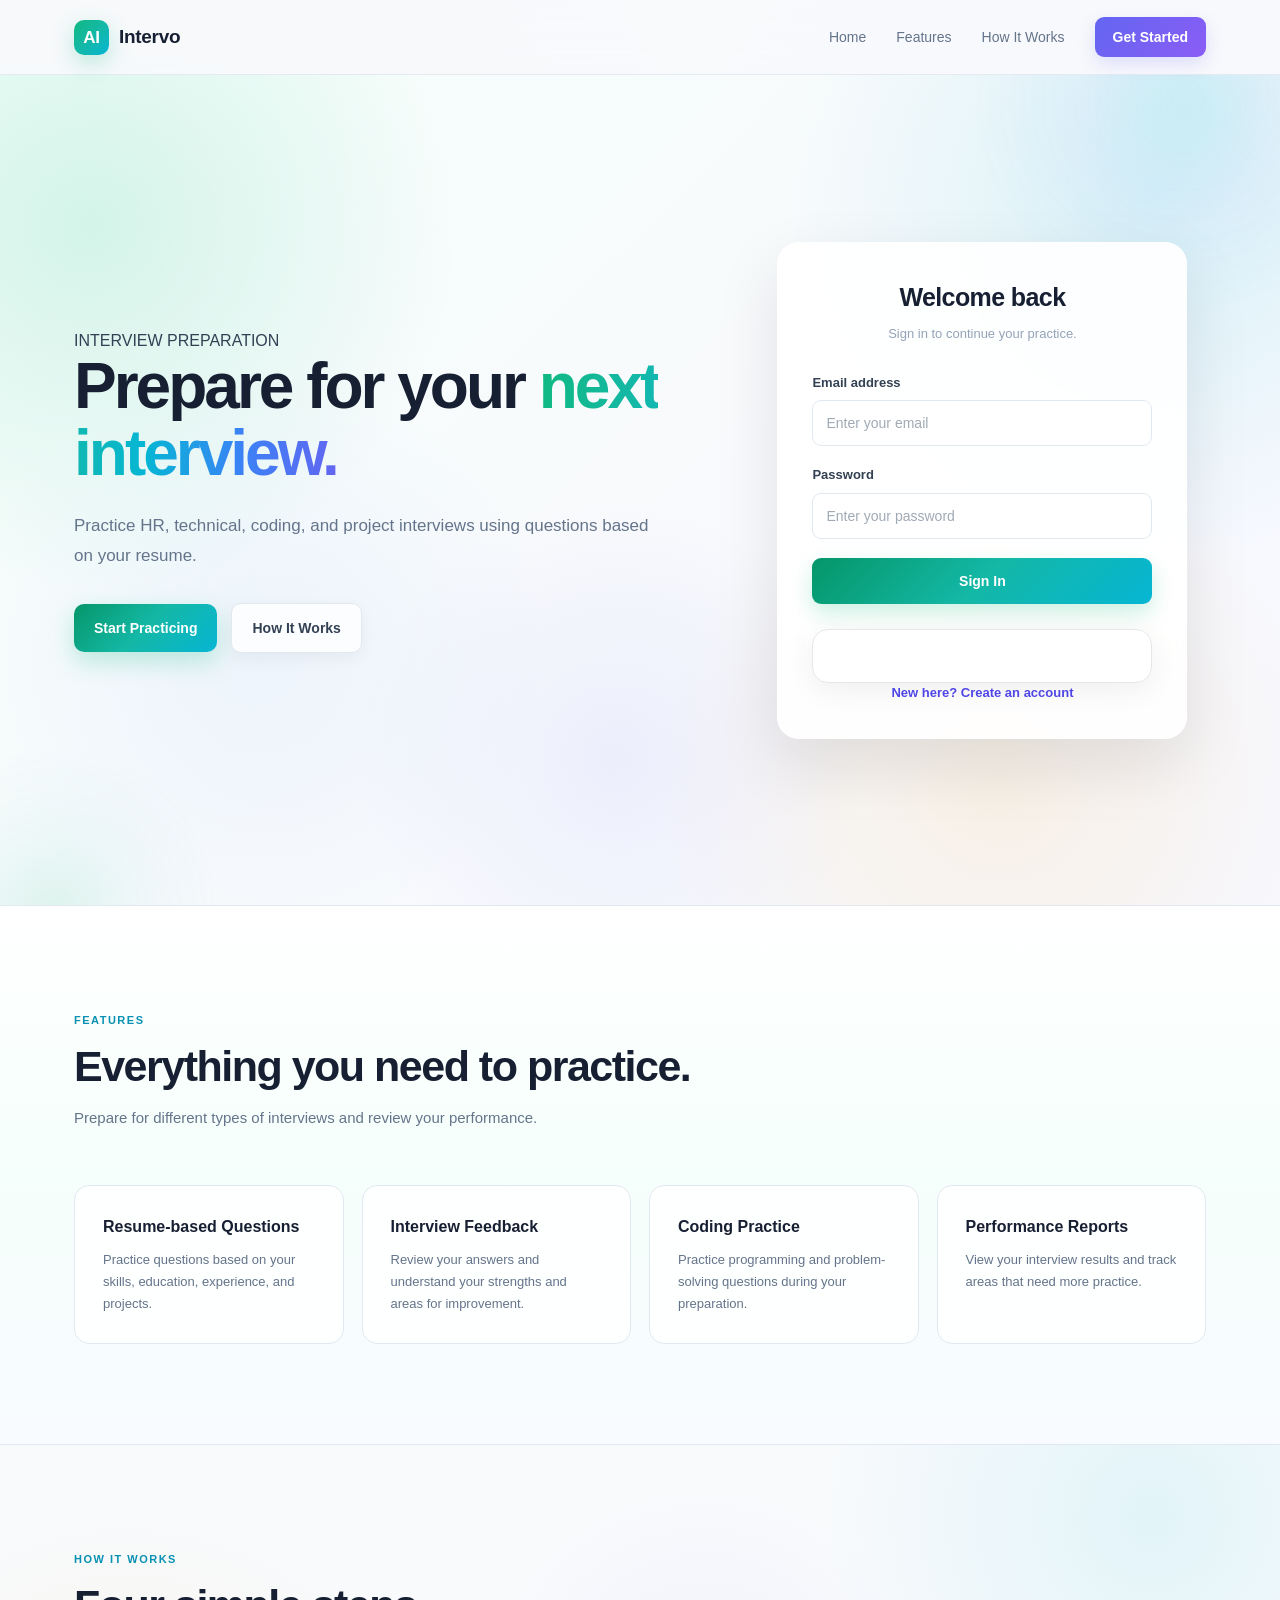
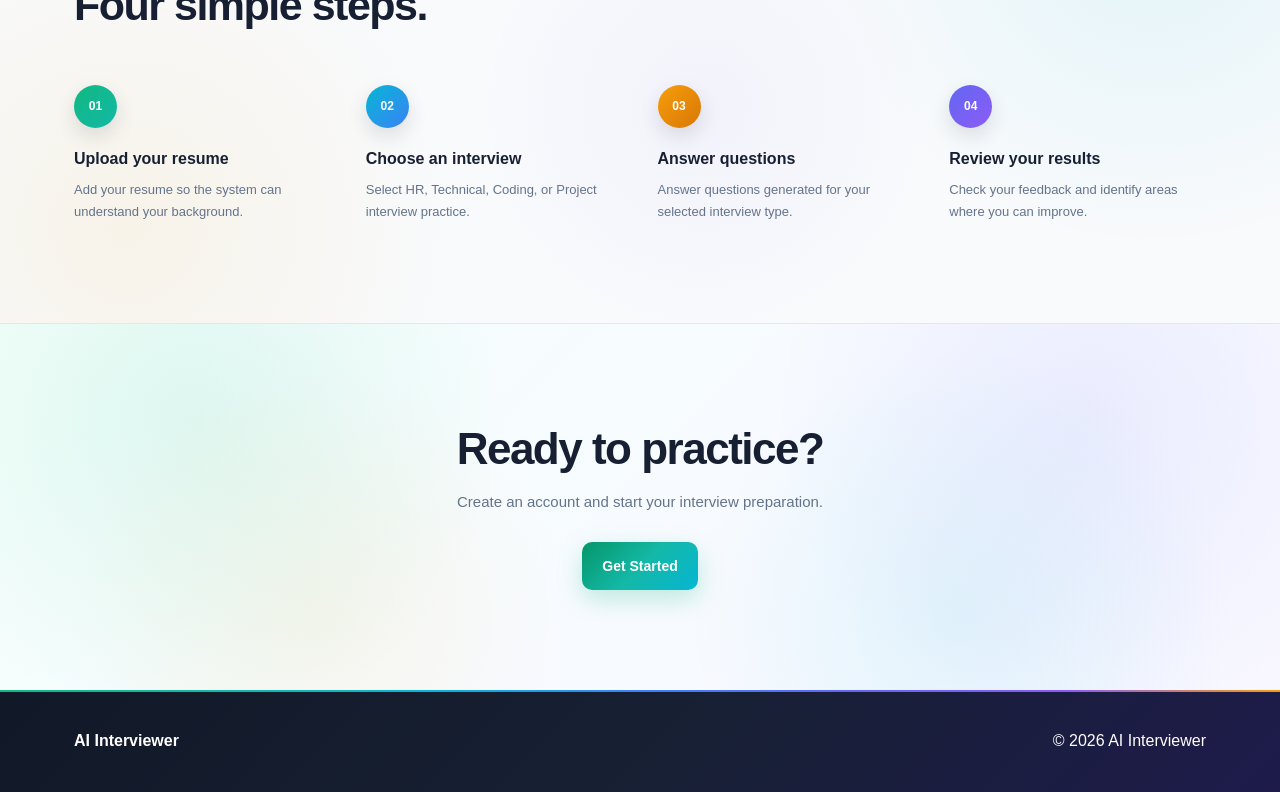
<file: Frontend/index.html>
<!DOCTYPE html>
<html lang="en">

<head>

    <meta charset="UTF-8">

    <meta
        name="viewport"
        content="width=device-width, initial-scale=1.0"
    >

    <title>
        Intervo
    </title>

    <link
        rel="stylesheet"
        href="css/style.css"
    >
    <link rel="icon" type="image/png" href="images/intervo-favicon.png?v=2">

</head>


<body>


<!-- 
     NAVBAR
 -->

<header class="navbar">

    <div class="nav-container">

        <a
            href="index.html"
            class="logo"
        >

            <span class="logo-icon">
                AI
            </span>

            <span>
                Intervo
            </span>

        </a>


        <nav class="nav-links">

            <a href="index.html">
            Home
            </a>

            <a href="#features">
                Features
            </a>

            <a href="#how-it-works">
                How It Works
            </a>

            <a
                href="register.html"
                class="nav-button"
            >
                Get Started
            </a>

        </nav>

    </div>

</header>



<!-- 
     HERO
 -->

<main>

<section class="hero">

    <div class="hero-container">


        <!-- LEFT SIDE -->

        <div class="hero-content">

            <span class="hero-label">
                INTERVIEW PREPARATION
            </span>


            <h1>
                Prepare for your
                <span>next interview.</span>
            </h1>


            <p class="hero-description">

                Practice HR, technical, coding, and project
                interviews using questions based on your
                resume.

            </p>


            <div class="hero-actions">

                <a
                    href="register.html"
                    class="primary-button"
                >
                    Start Practicing
                </a>


                <a
                    href="#how-it-works"
                    class="secondary-button"
                >
                    How It Works
                </a>

            </div>

        </div>



        <!-- RIGHT SIDE — LOGIN -->

        <div class="login-wrapper">

            <div class="login-card">


                <div class="login-header">

                    <h2>
                        Welcome back
                    </h2>

                    <p>
                        Sign in to continue your practice.
                    </p>

                </div>



                <!-- EMAIL -->

                <div class="form-group">

                    <label for="email">
                        Email address
                    </label>

                    <input
                        type="email"
                        id="email"
                        placeholder="Enter your email"
                        autocomplete="email"
                    >

                </div>



                <!-- PASSWORD -->

                <div class="form-group">

                    <label for="password">
                        Password
                    </label>

                    <input
                        type="password"
                        id="password"
                        placeholder="Enter your password"
                        autocomplete="current-password"
                    >

                </div>



                <!-- LOGIN -->

                <button
                    type="button"
                    onclick="login()"
                    class="login-button"
                >
                    Sign In
                </button>


                <p
                    id="message"
                    class="message"
                ></p>



                <!-- REGISTER -->

                <p class="register-link">

                    New here?

                    <a href="register.html">
                        Create an account
                    </a>

                </p>

            </div>

        </div>

    </div>

</section>



<!-- 
     FEATURES
 -->

<section
    id="features"
    class="features-section"
>

    <div class="section-container">


        <div class="section-heading">

            <span class="section-label">
                FEATURES
            </span>

            <h2>
                Everything you need to practice.
            </h2>

            <p>
                Prepare for different types of interviews
                and review your performance.
            </p>

        </div>



        <div class="feature-grid">


            <article class="feature-card">

                <h3>
                    Resume-based Questions
                </h3>

                <p>
                    Practice questions based on your skills,
                    education, experience, and projects.
                </p>

            </article>



            <article class="feature-card">

                <h3>
                    Interview Feedback
                </h3>

                <p>
                    Review your answers and understand your
                    strengths and areas for improvement.
                </p>

            </article>



            <article class="feature-card">

                <h3>
                    Coding Practice
                </h3>

                <p>
                    Practice programming and problem-solving
                    questions during your preparation.
                </p>

            </article>



            <article class="feature-card">

                <h3>
                    Performance Reports
                </h3>

                <p>
                    View your interview results and track
                    areas that need more practice.
                </p>

            </article>

        </div>

    </div>

</section>



<!-- 
     HOW IT WORKS
 -->

<section
    id="how-it-works"
    class="how-section"
>

    <div class="section-container">


        <div class="section-heading">

            <span class="section-label">
                HOW IT WORKS
            </span>

            <h2>
                Four simple steps.
            </h2>

        </div>



        <div class="steps">


            <div class="step">

                <div class="step-number">
                    01
                </div>

                <div>

                    <h3>
                        Upload your resume
                    </h3>

                    <p>
                        Add your resume so the system can
                        understand your background.
                    </p>

                </div>

            </div>



            <div class="step">

                <div class="step-number">
                    02
                </div>

                <div>

                    <h3>
                        Choose an interview
                    </h3>

                    <p>
                        Select HR, Technical, Coding,
                        or Project interview practice.
                    </p>

                </div>

            </div>



            <div class="step">

                <div class="step-number">
                    03
                </div>

                <div>

                    <h3>
                        Answer questions
                    </h3>

                    <p>
                        Answer questions generated for
                        your selected interview type.
                    </p>

                </div>

            </div>



            <div class="step">

                <div class="step-number">
                    04
                </div>

                <div>

                    <h3>
                        Review your results
                    </h3>

                    <p>
                        Check your feedback and identify
                        areas where you can improve.
                    </p>

                </div>

            </div>

        </div>

    </div>

</section>



<!-- 
     SIMPLE CTA
 -->

<section class="cta-section">

    <div class="cta-container">

        <h2>
            Ready to practice?
        </h2>

        <p>
            Create an account and start your interview
            preparation.
        </p>

        <a
            href="register.html"
            class="primary-button"
        >
            Get Started
        </a>

    </div>

</section>


</main>



<!-- 
     FOOTER
 -->

<footer class="footer">

    <div class="footer-container">

        <strong>
            AI Interviewer
        </strong>


        <span>
            © 2026 AI Interviewer
        </span>

    </div>

</footer>



<script src="js/auth.js"></script>

</body>

</html>
</file>
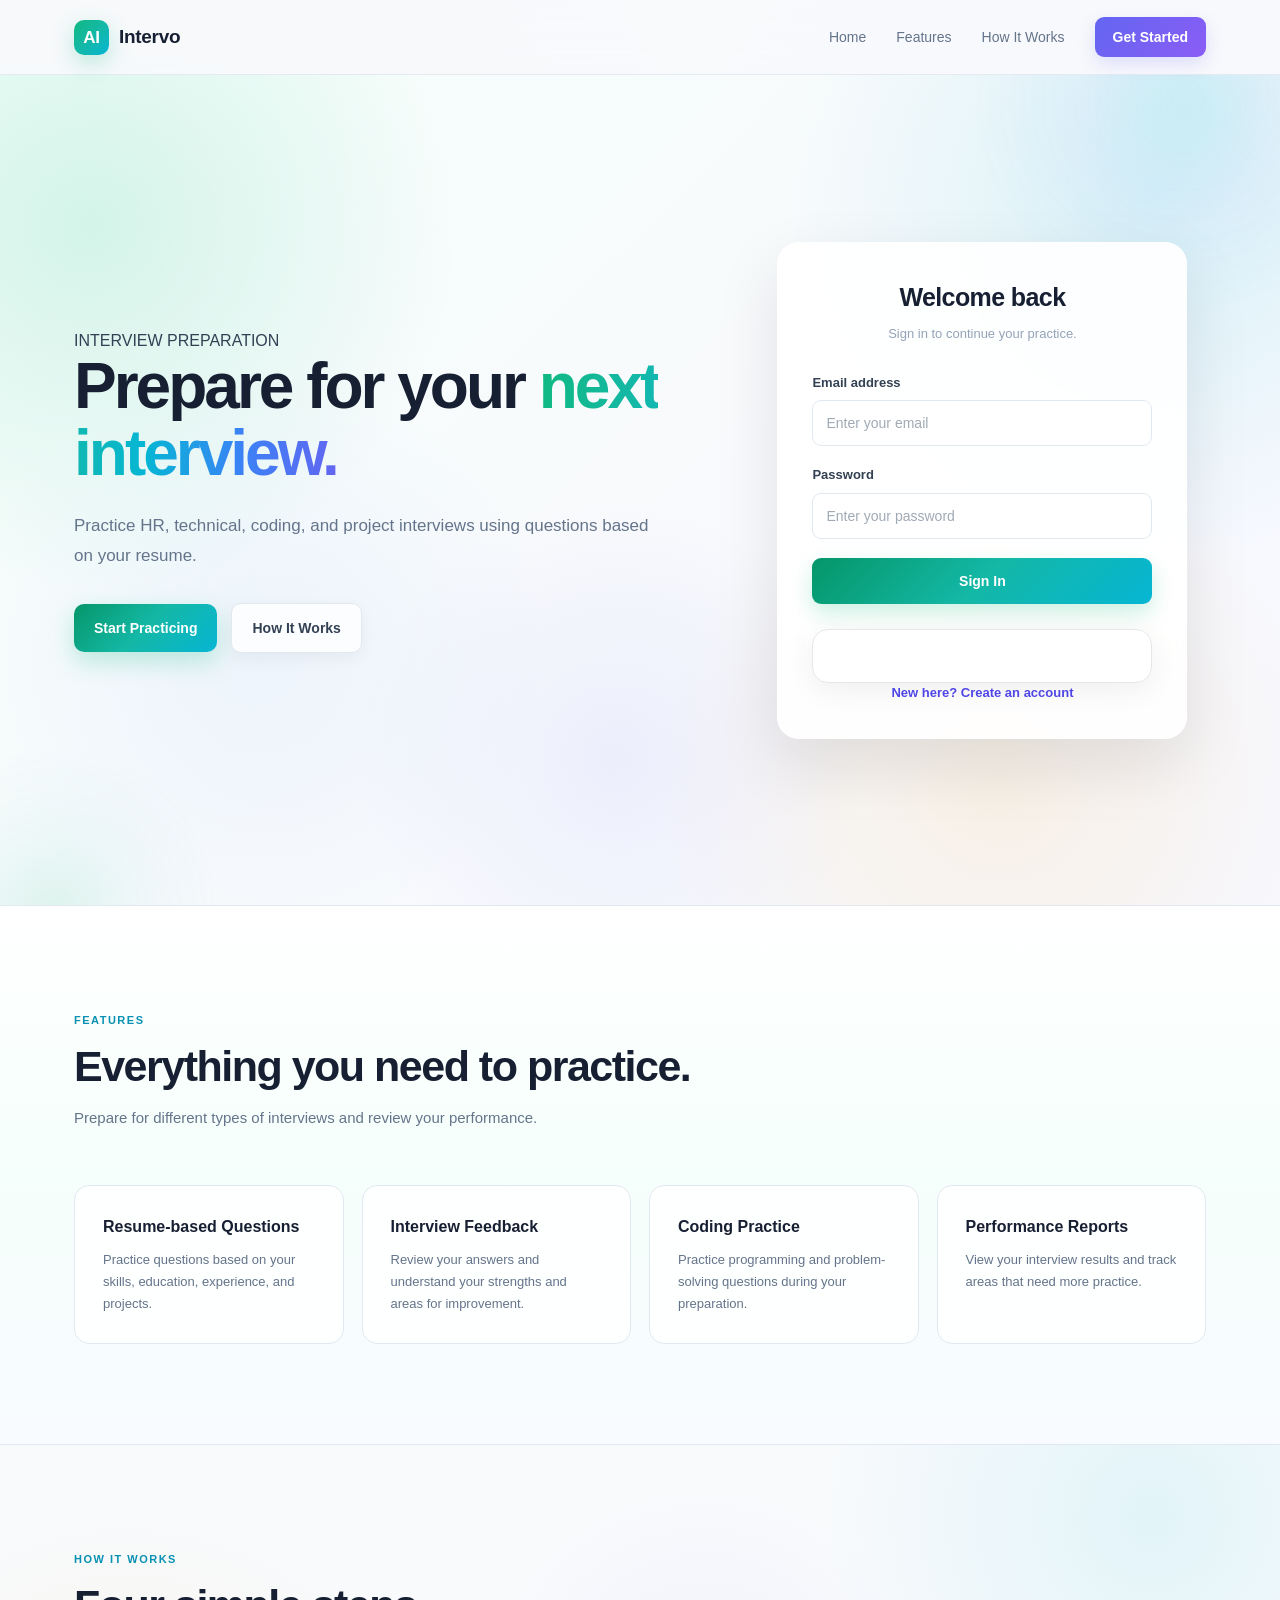
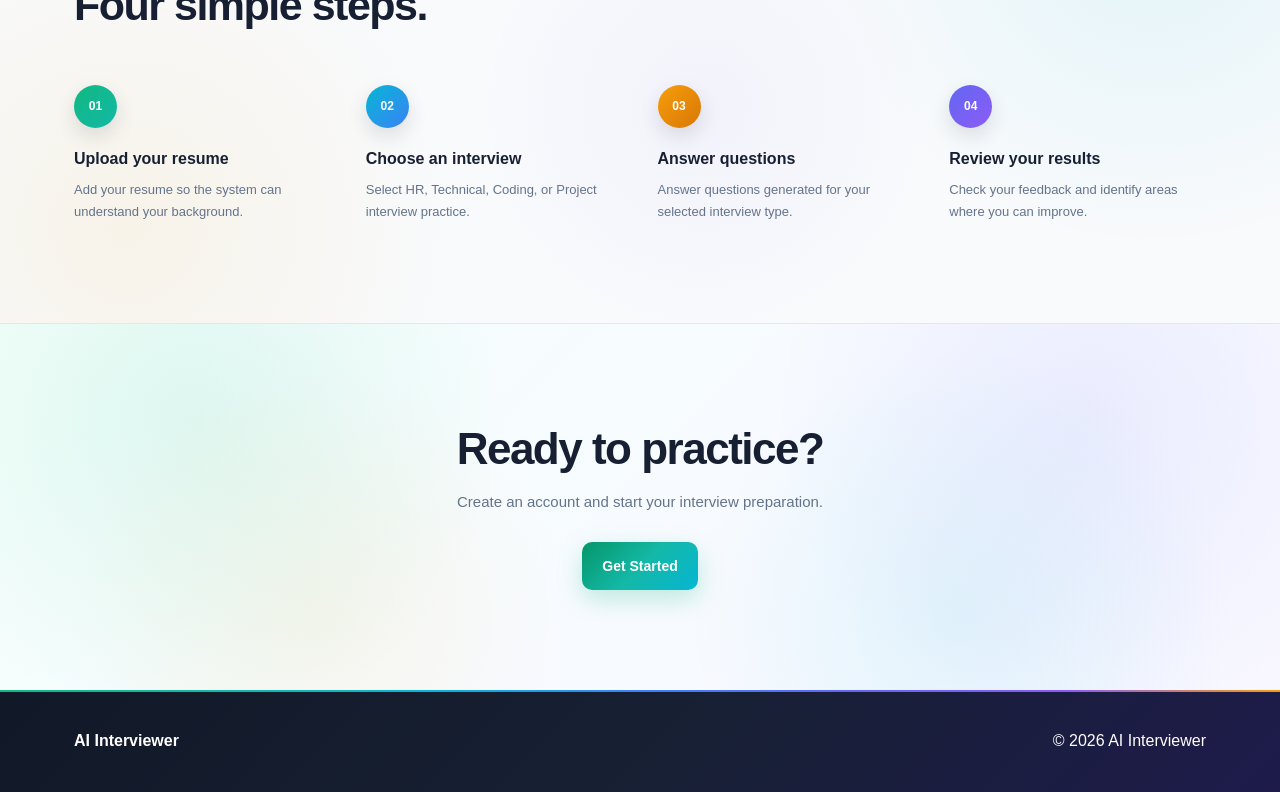
<file: Frontend/ats-details.html>
<!DOCTYPE html>
<html lang="en">

<head>

    <meta charset="UTF-8">

    <meta
        name="viewport"
        content="width=device-width, initial-scale=1.0"
    >

    <title>ATS Analysis | Intervo</title>

    <link
        rel="stylesheet"
        href="css/style.css"
    >

    <link
        rel="icon"
        type="image/png"
        href="images/intervo-favicon.png?v=2"
    >

</head>


<body class="dashboard-body">


    <!-- =====================================================
         NAVBAR
    ====================================================== -->

    <header class="dashboard-navbar">

        <div class="dashboard-nav-container">


            <!-- LOGO -->

            <a
                href="dashboard.html"
                class="dashboard-logo"
            >

                <span class="dashboard-logo-icon">
                    AI
                </span>

                <span>
                    Intervo
                </span>

            </a>


            <!-- DASHBOARD -->

            <a
                href="dashboard.html"
                class="dashboard-logout"
            >
                Dashboard
            </a>


        </div>

    </header>



    <!-- =====================================================
         MAIN CONTENT
    ====================================================== -->

    <main class="dashboard-main">


        <!-- =================================================
             PAGE HEADER
        ================================================== -->

        <section class="dashboard-header">

            <div>

                <span class="dashboard-label">
                    AI ATS ANALYSIS
                </span>

                <h1>
                    Resume Analysis Result
                </h1>

                <p>
                    Review the detailed AI analysis of your resume
                    and identify areas where you can improve.
                </p>

            </div>

        </section>



        <!-- =================================================
             ATS SCORE
        ================================================== -->

        <section class="ats-details-card">

            <div class="ats-details-score">

                <span class="card-label">
                    ATS SCORE
                </span>


                <div class="large-ats-score">

                    <span id="detailATSScore">
                        --
                    </span>

                    <small>
                        / 100
                    </small>

                </div>


                <p id="detailATSStatus">
                    Resume analysis result
                </p>

            </div>

        </section>



        <!-- =================================================
             SUMMARY
        ================================================== -->

        <section class="ats-details-card">

            <span class="card-label">
                SUMMARY
            </span>

            <h2>
                Resume Summary
            </h2>

            <p
                id="analysisSummary"
                class="analysis-text"
            >
                Loading analysis...
            </p>

        </section>



        <!-- =================================================
             SKILLS + KEYWORDS
        ================================================== -->

        <section class="ats-details-grid">


            <!-- DETECTED SKILLS -->

            <article class="ats-details-card">

                <span class="card-label">
                    SKILLS
                </span>

                <h2>
                    Detected Skills
                </h2>

                <ul
                    id="skillsList"
                    class="analysis-list"
                ></ul>

            </article>



            <!-- DETECTED KEYWORDS -->

            <article class="ats-details-card">

                <span class="card-label">
                    KEYWORDS
                </span>

                <h2>
                    Detected Keywords
                </h2>

                <ul
                    id="keywordsList"
                    class="analysis-list"
                ></ul>

            </article>


        </section>



        <!-- =================================================
             MISSING KEYWORDS
        ================================================== -->

        <section class="ats-details-card">

            <span class="card-label">
                MISSING KEYWORDS
            </span>

            <h2>
                Keywords You Could Add
            </h2>

            <ul
                id="missingKeywordsList"
                class="analysis-list"
            ></ul>

        </section>



        <!-- =================================================
             STRENGTHS
        ================================================== -->

        <section class="ats-details-card">

            <span class="card-label">
                STRENGTHS
            </span>

            <h2>
                Resume Strengths
            </h2>

            <ul
                id="strengthsList"
                class="analysis-list"
            ></ul>

        </section>



        <!-- =================================================
             WEAKNESSES
        ================================================== -->

        <section class="ats-details-card">

            <span class="card-label">
                WEAKNESSES
            </span>

            <h2>
                Areas to Improve
            </h2>

            <ul
                id="weaknessesList"
                class="analysis-list"
            ></ul>

        </section>



        <!-- =================================================
             IMPROVEMENTS
        ================================================== -->

        <section class="ats-details-card">

            <span class="card-label">
                IMPROVEMENTS
            </span>

            <h2>
                Recommended Improvements
            </h2>

            <ul
                id="improvementsList"
                class="analysis-list"
            ></ul>

        </section>



        <!-- =================================================
             SECTION SCORES
        ================================================== -->

        <section class="ats-details-card">

            <span class="card-label">
                SECTION ANALYSIS
            </span>

            <h2>
                Resume Section Scores
            </h2>


            <div class="section-score-grid">


                <!-- CONTACT -->

                <div class="section-score-item">

                    <span>
                        Contact
                    </span>

                    <strong id="contactScore">
                        --
                    </strong>

                </div>



                <!-- SUMMARY -->

                <div class="section-score-item">

                    <span>
                        Summary
                    </span>

                    <strong id="summaryScore">
                        --
                    </strong>

                </div>



                <!-- EDUCATION -->

                <div class="section-score-item">

                    <span>
                        Education
                    </span>

                    <strong id="educationScore">
                        --
                    </strong>

                </div>



                <!-- SKILLS -->

                <div class="section-score-item">

                    <span>
                        Skills
                    </span>

                    <strong id="skillsSectionScore">
                        --
                    </strong>

                </div>



                <!-- EXPERIENCE -->

                <div class="section-score-item">

                    <span>
                        Experience
                    </span>

                    <strong id="experienceScore">
                        --
                    </strong>

                </div>



                <!-- PROJECTS -->

                <div class="section-score-item">

                    <span>
                        Projects
                    </span>

                    <strong id="projectsScore">
                        --
                    </strong>

                </div>


            </div>

        </section>



        <!-- =================================================
             ACTION BUTTONS
        ================================================== -->

        <div class="ats-details-actions">

            <button
                type="button"
                class="dashboard-primary-button"
                onclick="downloadATSReport()"
            >
                Download ATS Report
            </button>

        </div>


    </main>



    <!-- =====================================================
         FOOTER
    ====================================================== -->

    <footer class="dashboard-footer">

        <span>
            © 2026 Intervo
        </span>

    </footer>



    <!-- =====================================================
         JAVASCRIPT
    ====================================================== -->

    <script src="js/dashboard.js"></script>

    <script src="js/ats-details.js"></script>


</body>

</html>
</file>
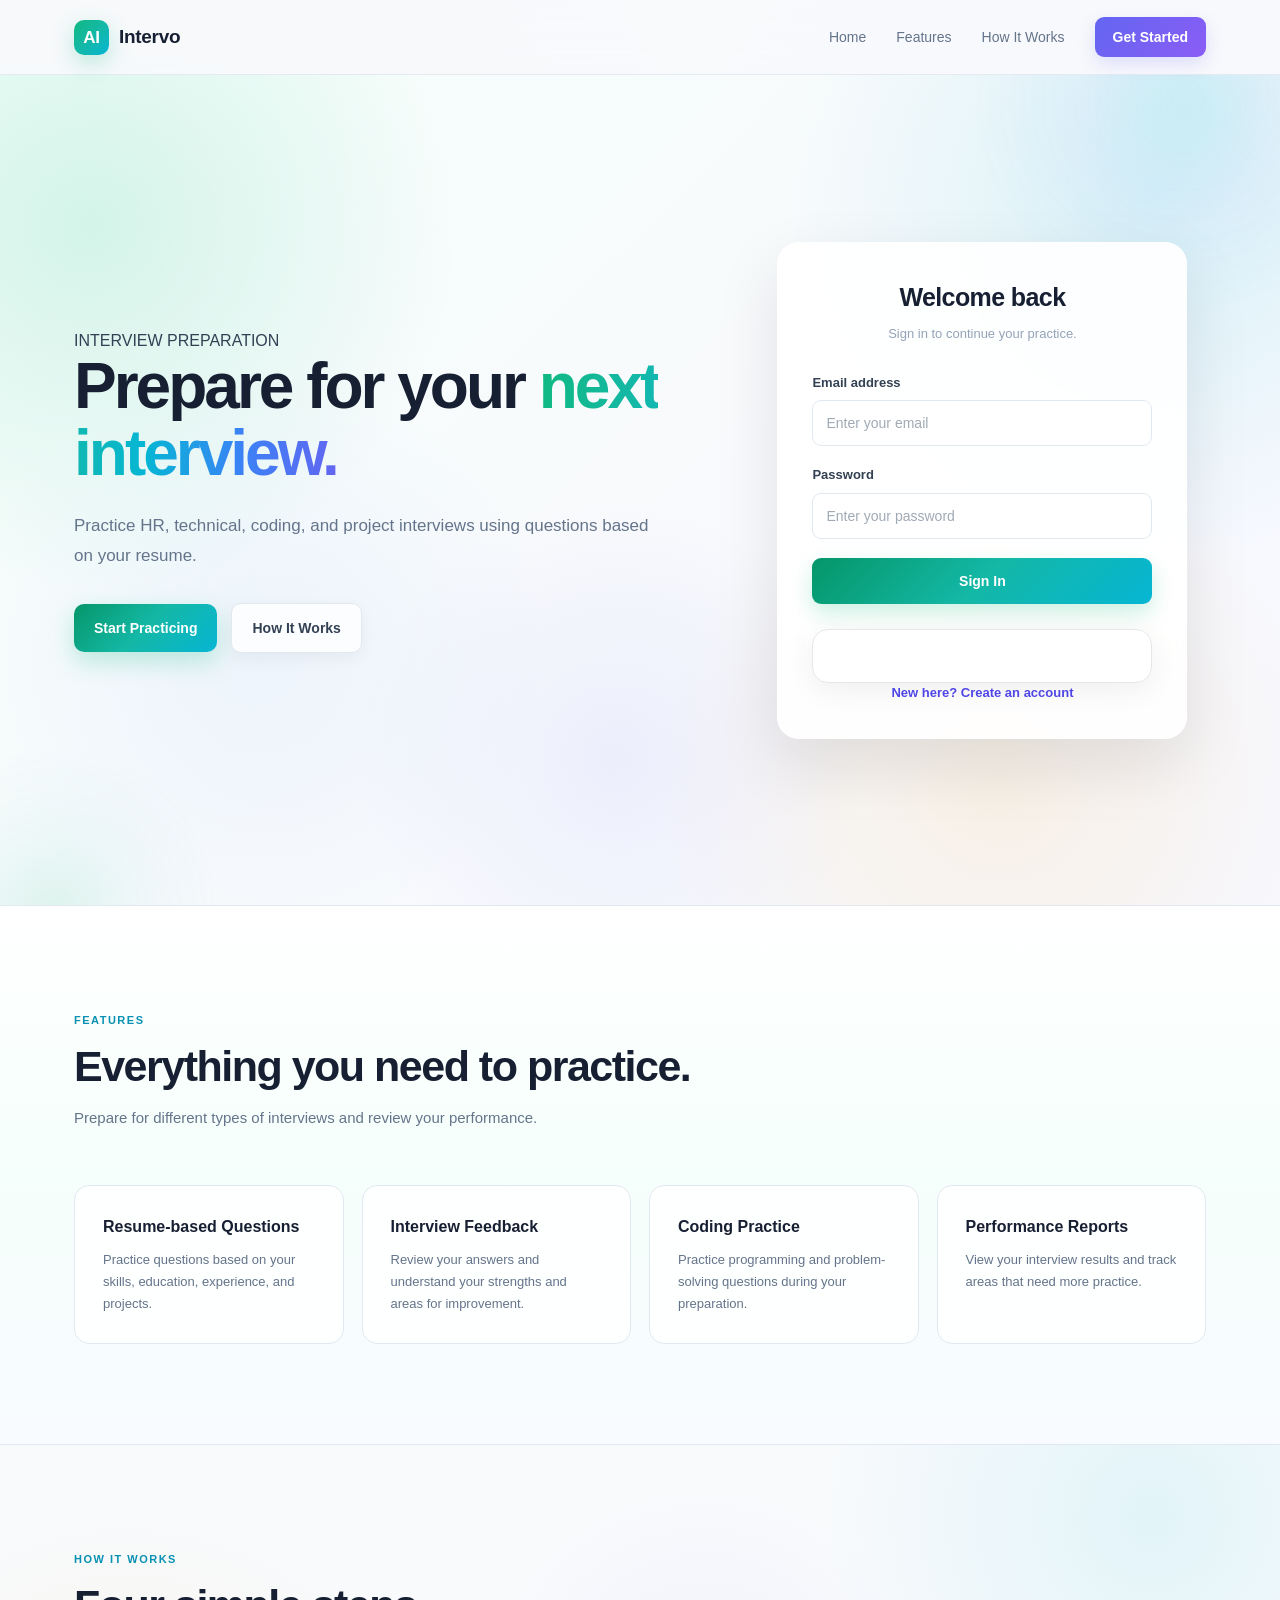
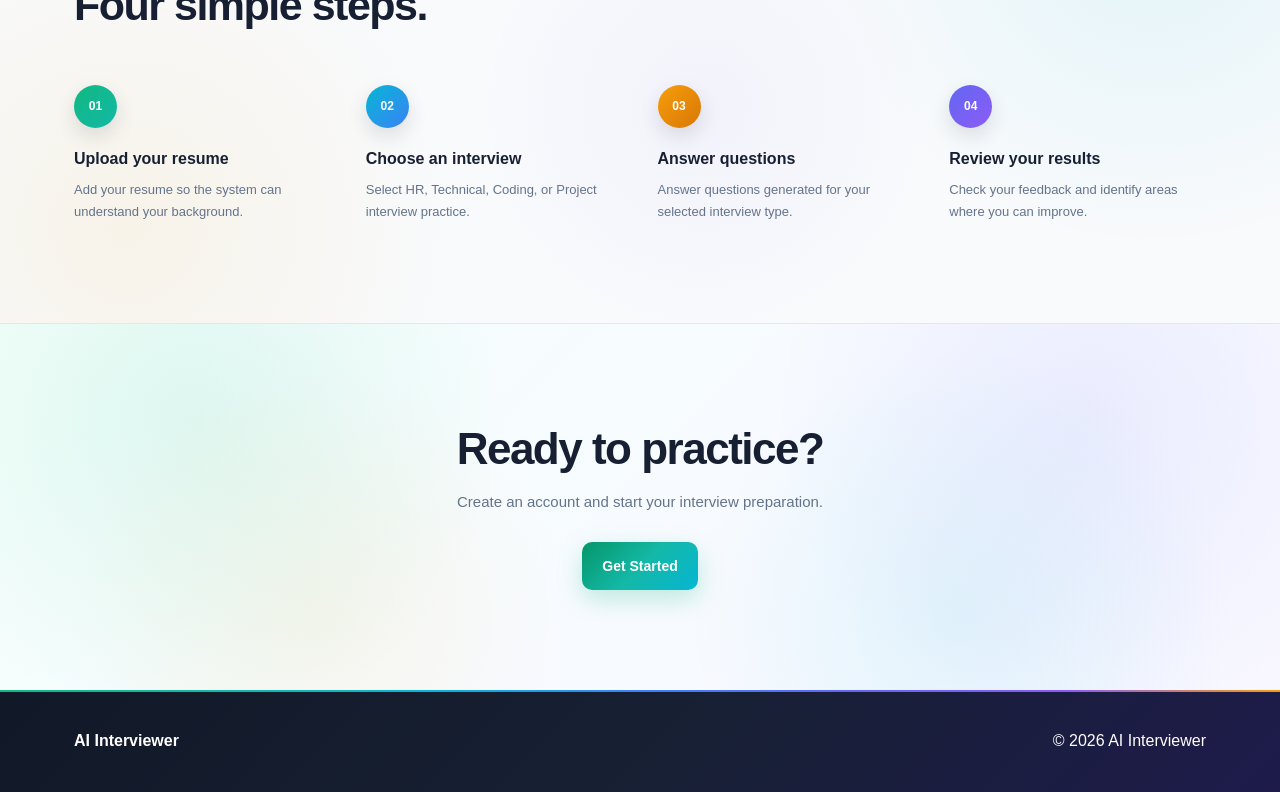
<file: Frontend/dashboard.html>
<!DOCTYPE html>

<html lang="en">

<head>

<meta charset="UTF-8">

<meta
    name="viewport"
    content="width=device-width, initial-scale=1.0"
>

<title>Dashboard | Intervo</title>

<link
    rel="stylesheet"
    href="css/style.css"
>

<link
    rel="icon"
    type="image/png"
    href="images/intervo-favicon.png?v=2"
>

</head>


<body class="dashboard-body">


<!-- NAVBAR -->

<header class="dashboard-navbar">

    <div class="dashboard-nav-container">

        <a
            href="dashboard.html"
            class="dashboard-logo"
        >

            <span class="dashboard-logo-icon">
                AI
            </span>

            <span>
                Intervo
            </span>

        </a>


        <button
            type="button"
            class="dashboard-logout"
            onclick="logout()"
        >
            Logout
        </button>

    </div>

</header>



<!-- MAIN -->

<main class="dashboard-main">


<!-- PAGE HEADER -->

<section class="dashboard-header">

    <div>

        <span class="dashboard-label">
            DASHBOARD
        </span>

        <h1>
            Prepare for your interview.
        </h1>

        <p>
            Upload your resume, analyze your profile,
            and practice interviews with Intervo.
        </p>

    </div>

</section>



<!-- PROGRESS -->

<section class="progress-card">

    <div class="progress-top">

        <div>

            <span class="progress-label">
                PROGRESS
            </span>

            <h2 id="progressStatus">
                Upload your resume to get started
            </h2>

        </div>

    </div>


    <div class="progress-line">

        <span
            class="progress-active"
            id="progressBar"
        ></span>

    </div>


    <div class="progress-steps">

        <div
            class="progress-item active"
            id="progressResume"
        >

            <div class="progress-number">
                1
            </div>

            <div>

                <strong>
                    Upload Resume
                </strong>

                <small>
                    Add your resume
                </small>

            </div>

        </div>


        <div
            class="progress-item"
            id="progressInterview"
        >

            <div class="progress-number">
                2
            </div>

            <div>

                <strong>
                    Start Interview
                </strong>

                <small>
                    Choose an interview
                </small>

            </div>

        </div>

    </div>

</section>



<!-- DASHBOARD GRID -->

<section class="dashboard-grid">


<!-- RESUME -->

<article class="dashboard-card resume-card">

    <div class="card-content">

        <span class="card-label">
            RESUME
        </span>

        <h2>
            Upload your resume
        </h2>

        <p>
            Upload your latest resume so Intervo can
            understand your skills, education,
            experience, and projects.
        </p>


        <div class="upload-area">

            <strong>
                Select your resume
            </strong>

            <span>
                PDF or DOCX · Maximum 10MB
            </span>


            <input
                type="file"
                id="resumeFile"
                accept=".pdf,.docx"
            >


            <label
                for="resumeFile"
                class="file-button"
            >
                Choose File
            </label>


            <span
                id="selectedFileName"
                class="selected-file-name"
            ></span>

        </div>


        <button
            type="button"
            class="dashboard-primary-button"
            onclick="uploadResume()"
        >
            Upload Resume
        </button>


        <p
            id="uploadMessage"
            class="dashboard-message"
            aria-live="polite"
        ></p>

    </div>

</article>



<!-- ATS SCORE -->

<article class="dashboard-card ats-card">

    <div class="card-content">

        <span class="card-label">
            ATS SCORE
        </span>

        <h2>
            Check your resume score
        </h2>

        <p>
            Analyze your resume for ATS compatibility,
            keywords, skills, projects, and structure.
        </p>


        <div class="ats-score-display">

            <div class="ats-score">

                <span id="atsScore">
                    --
                </span>

                <small>
                    / 100
                </small>

            </div>


            <span
                class="ats-status"
                id="atsStatus"
            >
                Upload your resume to analyze
            </span>

        </div>


        <div class="ats-details">

            <div class="ats-item">

                <span>
                    Keywords
                </span>

                <strong id="atsKeywords">
                    --%
                </strong>

            </div>


            <div class="ats-item">

                <span>
                    Skills
                </span>

                <strong id="atsSkills">
                    --%
                </strong>

            </div>


            <div class="ats-item">

                <span>
                    Projects
                </span>

                <strong id="atsProjects">
                    --%
                </strong>

            </div>


            <div class="ats-item">

                <span>
                    Structure
                </span>

                <strong id="atsStructure">
                    --%
                </strong>

            </div>

        </div>


        <button
            type="button"
            class="dashboard-primary-button"
            id="analyzeResumeButton"
            onclick="analyzeResume()"
            disabled
        >
            Analyze Resume
        </button>


        <button
            type="button"
            class="dashboard-secondary-button"
            id="viewATSDetailsButton"
            onclick="viewATSDetails()"
            style="display: none;"
        >
            View Detailed Analysis
        </button>


        <p
            id="atsMessage"
            class="dashboard-message"
            aria-live="polite"
        ></p>

    </div>

</article>



<!-- INTERVIEW -->

<article
    class="dashboard-card interview-card"
    id="categorySection"
    style="display: none;"
>

    <div class="card-content">

        <span class="card-label">
            INTERVIEW
        </span>

        <h2>
            Choose an interview
        </h2>

        <p>
            Select the type of interview you want
            to practice.
        </p>


        <div class="interview-options">


            <!-- HR -->

            <button
                type="button"
                class="interview-option"
                onclick="selectInterviewType('HR')"
            >

                <div class="option-icon">
                    HR
                </div>

                <div class="option-content">

                    <strong>
                        HR Interview
                    </strong>

                    <small>
                        Behavioral and communication
                    </small>

                </div>

                <span class="option-arrow">
                    →
                </span>

            </button>



            <!-- TECHNICAL -->

            <button
                type="button"
                class="interview-option"
                onclick="selectInterviewType('Technical')"
            >

                <div class="option-icon">
                    T
                </div>

                <div class="option-content">

                    <strong>
                        Technical Interview
                    </strong>

                    <small>
                        Technical knowledge and skills
                    </small>

                </div>

                <span class="option-arrow">
                    →
                </span>

            </button>



            <!-- CODING -->

            <button
                type="button"
                class="interview-option"
                onclick="selectInterviewType('Coding')"
            >

                <div class="option-icon">
                    C
                </div>

                <div class="option-content">

                    <strong>
                        Coding Interview
                    </strong>

                    <small>
                        Programming and problem solving
                    </small>

                </div>

                <span class="option-arrow">
                    →
                </span>

            </button>



            <!-- PROJECT -->

            <button
                type="button"
                class="interview-option"
                onclick="selectInterviewType('Project')"
            >

                <div class="option-icon">
                    P
                </div>

                <div class="option-content">

                    <strong>
                        Project Interview
                    </strong>

                    <small>
                        Questions about your projects
                    </small>

                </div>

                <span class="option-arrow">
                    →
                </span>

            </button>

        </div>


        <p
            id="categoryMessage"
            class="dashboard-message"
            aria-live="polite"
        ></p>



        <!-- HR MODE -->

        <div
            id="mode-HR"
            class="interview-mode"
            style="display: none;"
        >

            <div class="interview-mode-header">

                <span class="card-label">
                    HR INTERVIEW
                </span>

                <h3>
                    Choose your interview mode
                </h3>

                <p>
                    Practice your HR interview by typing
                    or speaking your answers.
                </p>

            </div>


            <div class="interview-mode-options">


                <!-- TEXT -->

                <button
                    type="button"
                    class="interview-mode-option"
                    onclick="startInterview('HR', 'text')"
                >

                    <div class="mode-icon">
                        💬
                    </div>

                    <div class="mode-content">

                        <strong>
                            Text Interview
                        </strong>

                        <small>
                            Type your answers
                        </small>

                    </div>

                    <span class="option-arrow">
                        →
                    </span>

                </button>


                <!-- VOICE -->

                <button
                    type="button"
                    class="interview-mode-option"
                    onclick="startInterview('HR', 'voice')"
                >

                    <div class="mode-icon">
                        🎤
                    </div>

                    <div class="mode-content">

                        <strong>
                            Voice Interview
                        </strong>

                        <small>
                            Speak your answers
                        </small>

                    </div>

                    <span class="option-arrow">
                        →
                    </span>

                </button>

            </div>

        </div>



        <!-- TECHNICAL MODE -->

        <div
            id="mode-Technical"
            class="interview-mode"
            style="display: none;"
        >

            <div class="interview-mode-header">

                <span class="card-label">
                    TECHNICAL INTERVIEW
                </span>

                <h3>
                    Choose your interview mode
                </h3>

                <p>
                    Practice technical questions using
                    text or voice.
                </p>

            </div>


            <div class="interview-mode-options">


                <!-- TEXT -->

                <button
                    type="button"
                    class="interview-mode-option"
                    onclick="startInterview('Technical', 'text')"
                >

                    <div class="mode-icon">
                        💬
                    </div>

                    <div class="mode-content">

                        <strong>
                            Text Interview
                        </strong>

                        <small>
                            Type your answers
                        </small>

                    </div>

                    <span class="option-arrow">
                        →
                    </span>

                </button>


                <!-- VOICE -->

                <button
                    type="button"
                    class="interview-mode-option"
                    onclick="startInterview('Technical', 'voice')"
                >

                    <div class="mode-icon">
                        🎤
                    </div>

                    <div class="mode-content">

                        <strong>
                            Voice Interview
                        </strong>

                        <small>
                            Speak your answers
                        </small>

                    </div>

                    <span class="option-arrow">
                        →
                    </span>

                </button>

            </div>

        </div>



        <!-- CODING MODE -->

        <div
            id="mode-Coding"
            class="interview-mode"
            style="display: none;"
        >

            <div class="interview-mode-header">

                <span class="card-label">
                    CODING INTERVIEW
                </span>

                <h3>
                    Start your coding interview
                </h3>

                <p>
                    Practice coding questions using
                    the text editor.
                </p>

            </div>


            <div class="interview-mode-options">


                <!-- TEXT ONLY -->

                <button
                    type="button"
                    class="interview-mode-option"
                    onclick="startInterview('Coding', 'text')"
                >

                    <div class="mode-icon">
                        💻
                    </div>

                    <div class="mode-content">

                        <strong>
                            Coding Interview
                        </strong>

                        <small>
                            Solve coding questions and type your answers
                        </small>

                    </div>

                    <span class="option-arrow">
                        →
                    </span>

                </button>

            </div>

        </div>



        <!-- PROJECT MODE -->

        <div
            id="mode-Project"
            class="interview-mode"
            style="display: none;"
        >

            <div class="interview-mode-header">

                <span class="card-label">
                    PROJECT INTERVIEW
                </span>

                <h3>
                    Choose your interview mode
                </h3>

                <p>
                    Practice project questions using
                    text or voice.
                </p>

            </div>


            <div class="interview-mode-options">


                <!-- TEXT -->

                <button
                    type="button"
                    class="interview-mode-option"
                    onclick="startInterview('Project', 'text')"
                >

                    <div class="mode-icon">
                        💬
                    </div>

                    <div class="mode-content">

                        <strong>
                            Text Interview
                        </strong>

                        <small>
                            Type your answers
                        </small>

                    </div>

                    <span class="option-arrow">
                        →
                    </span>

                </button>


                <!-- VOICE -->

                <button
                    type="button"
                    class="interview-mode-option"
                    onclick="startInterview('Project', 'voice')"
                >

                    <div class="mode-icon">
                        🎤
                    </div>

                    <div class="mode-content">

                        <strong>
                            Voice Interview
                        </strong>

                        <small>
                            Speak your answers
                        </small>

                    </div>

                    <span class="option-arrow">
                        →
                    </span>

                </button>

            </div>

        </div>

    </div>

</article>



<!-- JD ANALYZER -->

<article
    class="dashboard-card jd-card"
    id="jdSection"
    style="display: none;"
>

    <div class="card-content">

        <span class="card-label">
            JOB PREPARATION
        </span>

        <h2>
            🔍 Job Description Analyzer
        </h2>

        <p>
            Paste a job description and compare it
            with your uploaded resume.
        </p>


        <!-- JD INPUT -->

        <div class="jd-input-area">

            <label
                for="jobDescription"
                class="jd-label"
            >
                Job Description
            </label>


            <textarea
                id="jobDescription"
                class="jd-textarea"
                rows="10"
                maxlength="20000"
                placeholder="Paste the job description here..."
            ></textarea>


            <div class="jd-character-count">

                <span id="jdCharacterCount">
                    0
                </span>

                / 20000 characters

            </div>

        </div>


        <!-- ANALYZE BUTTON -->

        <button
            type="button"
            class="dashboard-primary-button"
            id="analyzeJDButton"
            onclick="analyzeJobDescription()"
            disabled
        >
            🔍 Analyze Job Description
        </button>


        <!-- JD MESSAGE -->

        <p
            id="jdMessage"
            class="dashboard-message"
            aria-live="polite"
        ></p>


        <!-- JD RESULT PREVIEW -->

        <div
            id="jdResultPreview"
            class="jd-result-preview"
            style="display: none;"
        >

            <div class="jd-match-preview">

                <span>
                    Job Match Score
                </span>

                <strong id="jdMatchScore">
                    --%
                </strong>

            </div>


            <div class="jd-preview-section">

                <strong>
                    ✅ Matching Skills
                </strong>

                <div
                    id="jdMatchingSkills"
                    class="jd-skill-list"
                ></div>

            </div>


            <div class="jd-preview-section">

                <strong>
                    ⚠️ Skills to Improve
                </strong>

                <div
                    id="jdMissingSkills"
                    class="jd-skill-list"
                ></div>

            </div>


            <button
                type="button"
                class="dashboard-secondary-button"
                id="viewJDAnalysisButton"
                onclick="viewJDAnalysis()"
            >
                View Full Analysis
            </button>

            <button
    type="button"
    class="dashboard-secondary-button"
    id="createResumeButton"
    onclick="openResumeBuilder()"
    style="display: none;"
>
    ✨ Create Tailored Resume
</button>

        </div>

    </div>

</article>
</section>
</main>

<!-- FOOTER -->

<footer class="dashboard-footer">

    <span>
        © 2026 Intervo
    </span>

</footer>



<!-- JAVASCRIPT -->

<script src="js/dashboard.js"></script>

<script src="js/resume.js"></script>

<script src="js/job_analysis.js"></script>


</body>

</html>
</file>
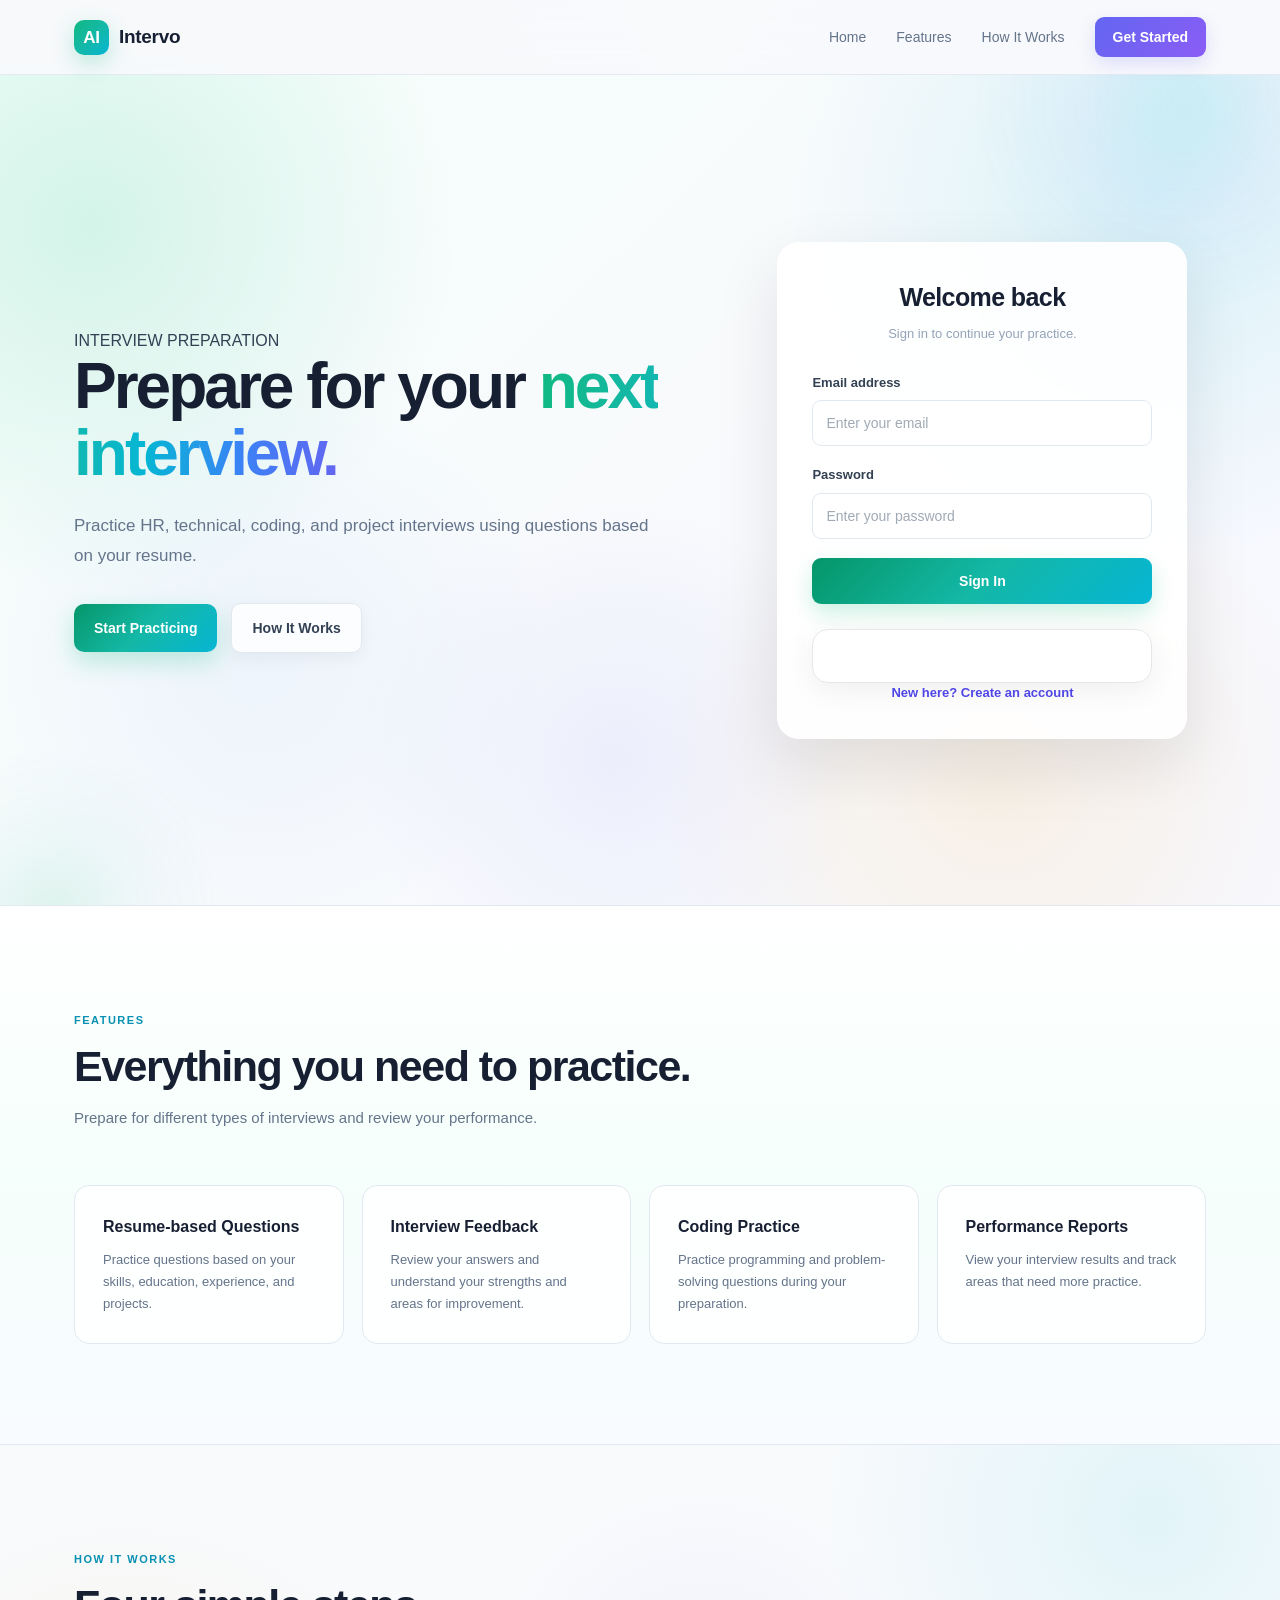
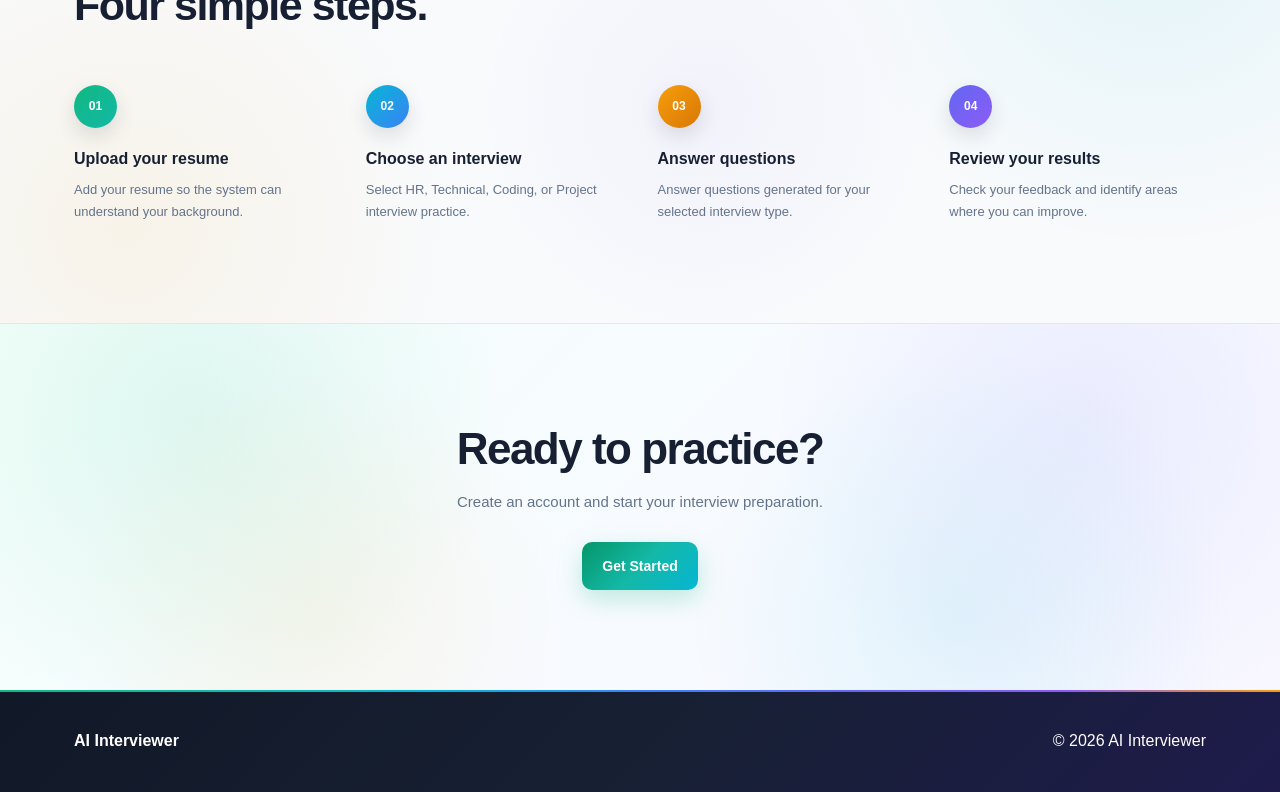
<file: Frontend/interview.html>
<!DOCTYPE html>
<html lang="en">

<head>

    <meta charset="UTF-8">

    <meta
        name="viewport"
        content="width=device-width, initial-scale=1.0"
    >

    <title>AI Interview | Intervo</title>

    <link
        rel="stylesheet"
        href="css/style.css"
    >

    <link
        rel="icon"
        type="image/png"
        href="images/intervo-favicon.png?v=2"
    >

</head>


<body>


<!-- 
     NAVBAR
 -->

<header class="dashboard-navbar">

    <div class="dashboard-nav-container">

        <!-- LOGO -->

        <a
            href="dashboard.html"
            class="dashboard-logo"
        >

            <span class="dashboard-logo-icon">
                AI
            </span>

            <span>
                Intervo
            </span>

        </a>


        <!-- BACK TO DASHBOARD -->

        <a
            href="dashboard.html"
            class="dashboard-logout"
        >
            ← Back to Dashboard
        </a>

    </div>

</header>


<!-- 
     INTERVIEW CONTAINER
 -->

<main class="container">

    <h1>
        Interview Preparation Platform 🚀
    </h1>


    <!-- 
         INTERVIEW CARD
     -->

    <div class="card">


        <!-- QUESTION TITLE -->

        <h2>
            Interview Question
        </h2>


        <!-- PROGRESS -->

        <p
            id="progress"
            class="interview-progress"
        >
            Question 1 / 5
        </p>


       

        <!-- 
     INTERVIEW TIMER
     Works for ALL interview categories
 -->

<div
    id="interviewTimer"
    class="coding-timer"
    style="display: none;"
>

    <span class="timer-icon">
        ⏱️
    </span>

    <span class="timer-label">
        Time spent
    </span>

    <strong
        id="timerDisplay"
        class="timer-display"
    >
        00:00
    </strong>

</div>

        <!-- 
             QUESTION
         -->

        <h3
            id="questionText"
            class="interview-question"
        >
            Loading question...
        </h3>


        <!-- 
             ANSWER
         -->

        <textarea
            id="answer"
            rows="8"
            placeholder="Write your answer here..."
        ></textarea>


        <br>
        <br>


        <!-- 
             SUBMIT
         -->

        <button
            id="submitButton"
            onclick="submitAnswer()"
        >
            Submit Answer
        </button>


        <!-- 
             MESSAGE / AI EVALUATION
         -->

        <p
            id="message"
            class="interview-message"
        ></p>


    </div>

</main>


<!-- ========
     JAVASCRIPT
======== -->

<script src="js/interview.js"></script>


</body>

</html>
</file>
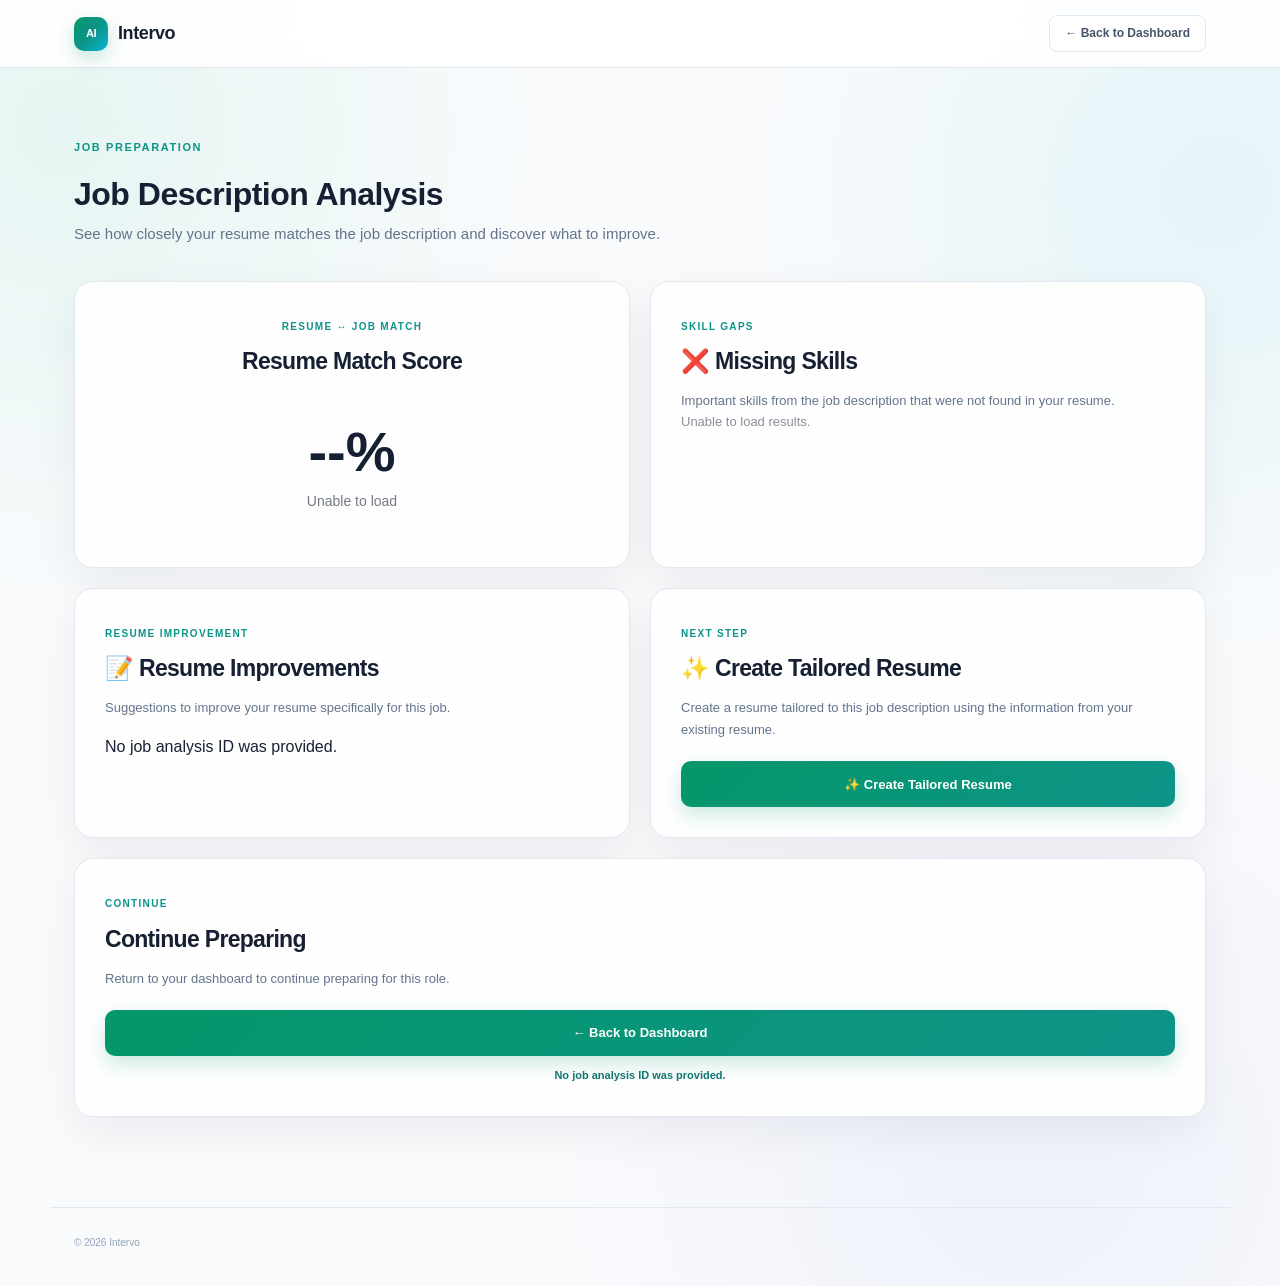
<file: Frontend/jd-analysis.html>
<!DOCTYPE html>

<html lang="en">

<head>

<meta charset="UTF-8">

<meta
name="viewport"
content="width=device-width, initial-scale=1.0"

>

<title>JD Analysis | Intervo</title>

<link
    rel="stylesheet"
    href="css/style.css"
>

<link
    rel="icon"
    type="image/png"
    href="images/intervo-favicon.png?v=2"
>

</head>

<body class="dashboard-body">

<!-- =========================================================
     NAVBAR
========================================================= -->

<header class="dashboard-navbar">

<div class="dashboard-nav-container">
<a
    href="dashboard.html"
    class="dashboard-logo"
>

    <span class="dashboard-logo-icon">
        AI
    </span>

    <span>
        Intervo
    </span>

</a>


<a
    href="dashboard.html"
    class="dashboard-logout"
>
    ← Back to Dashboard
</a>


</div>

</header>

<!-- =========================================================
     MAIN
========================================================= -->

<main class="dashboard-main">

<!-- =====================================================
     PAGE HEADER
===================================================== -->

<section class="dashboard-header">

<div>

    <span class="dashboard-label">
        JOB PREPARATION
    </span>

    <h1>
        Job Description Analysis
    </h1>

    <p>
        See how closely your resume matches the
        job description and discover what to improve.
    </p>

</div>


</section>

<!-- =====================================================
     RESULTS
===================================================== -->

<section class="jd-analysis-page">

<!-- =================================================
     MATCH SCORE
================================================= -->

<article class="dashboard-card jd-analysis-score-card">

    <div class="card-content">

        <span class="card-label">
            RESUME ↔ JOB MATCH
        </span>

        <h2>
            Resume Match Score
        </h2>

        <div class="jd-score-display">

            <strong
                id="matchScore"
                class="jd-large-score"
            >
                --%
            </strong>

            <span
                id="matchScoreLabel"
                class="jd-score-label"
            >
                Loading...
            </span>

        </div>

    </div>

</article>


<!-- =================================================
     MISSING SKILLS
================================================= -->

<article class="dashboard-card">

    <div class="card-content">

        <span class="card-label">
            SKILL GAPS
        </span>

        <h2>
            ❌ Missing Skills
        </h2>

        <p>
            Important skills from the job description
            that were not found in your resume.
        </p>

        <div
            id="missingSkills"
            class="jd-skill-list jd-large-skill-list"
        >
            Loading...
        </div>

    </div>

</article>


<!-- =================================================
     RESUME IMPROVEMENTS
================================================= -->

<article class="dashboard-card jd-suggestions-card">

    <div class="card-content">

        <span class="card-label">
            RESUME IMPROVEMENT
        </span>

        <h2>
            📝 Resume Improvements
        </h2>

        <p>
            Suggestions to improve your resume
            specifically for this job.
        </p>

        <div
            id="resumeSuggestions"
            class="jd-suggestions-list"
        >
            Loading suggestions...
        </div>

    </div>

</article>


<!-- =================================================
     CREATE TAILORED RESUME
================================================= -->

<article class="dashboard-card resume-builder-card">

    <div class="card-content">

        <span class="card-label">
            NEXT STEP
        </span>

        <h2>
            ✨ Create Tailored Resume
        </h2>

        <p>
            Create a resume tailored to this job
            description using the information from
            your existing resume.
        </p>

        <div class="jd-actions">

            <button
                type="button"
                class="dashboard-primary-button"
                onclick="openResumeBuilder()"
            >
                ✨ Create Tailored Resume
            </button>

        </div>

    </div>

</article>


<!-- =================================================
     ACTION
================================================= -->

<article class="dashboard-card jd-actions-card">

    <div class="card-content">

        <span class="card-label">
            CONTINUE
        </span>

        <h2>
            Continue Preparing
        </h2>

        <p>
            Return to your dashboard to continue
            preparing for this role.
        </p>

        <div class="jd-actions">

            <button
                type="button"
                class="dashboard-primary-button"
                onclick="goToDashboard()"
            >
                ← Back to Dashboard
            </button>

        </div>

        <p
            id="jdActionMessage"
            class="dashboard-message"
            aria-live="polite"
        ></p>

    </div>

</article>


</section>

</main>

<!-- =========================================================
     FOOTER
========================================================= -->

<footer class="dashboard-footer">

<span>
    © 2026 Intervo
</span>

</footer>

<!-- =========================================================
     JAVASCRIPT
========================================================= -->

<script src="js/jd-analysis.js"></script>

</body>

</html>
</file>
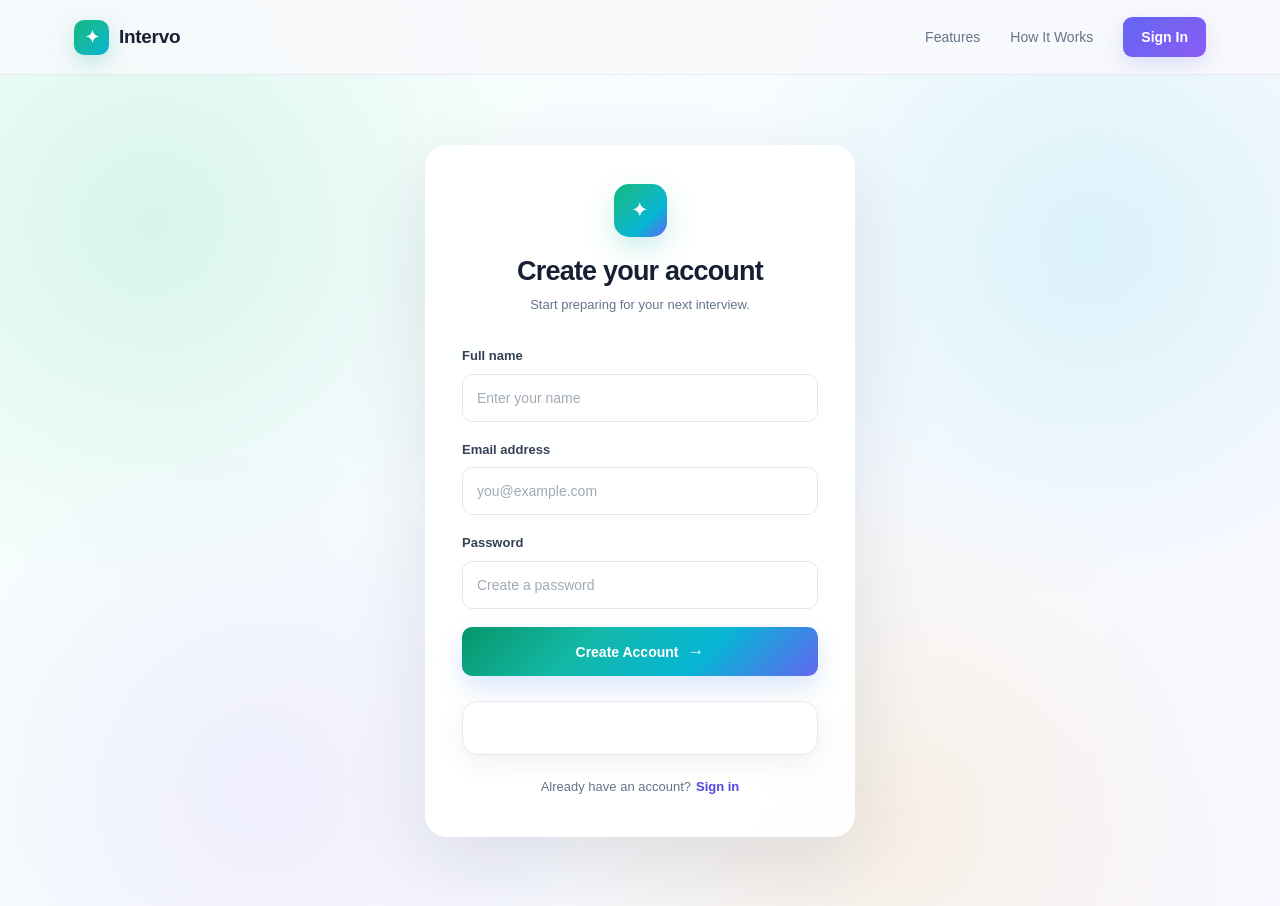
<file: Frontend/register.html>
<!DOCTYPE html>
<html lang="en">

<head>

    <meta charset="UTF-8">

    <meta
        name="viewport"
        content="width=device-width, initial-scale=1.0"
    >

    <title>Create Account | Intervo</title>

    <link
        rel="stylesheet"
        href="css/style.css"
    >
     <link rel="icon" type="image/png" href="images/intervo-favicon.png?v=2">


</head>


<body>


<!-- 
     NAVBAR
 -->

<header class="navbar">

    <div class="nav-container">

        <a
            href="index.html"
            class="logo"
        >

            <span class="logo-icon">
                ✦
            </span>

            <span>
            
             Intervo
            </span>

        </a>


        <nav class="nav-links">

            <a href="index.html#features">
                Features
            </a>

            <a href="index.html#how-it-works">
                How It Works
            </a>

            <a
                href="index.html"
                class="nav-button"
            >
                Sign In
            </a>

        </nav>

    </div>

</header>



<!-- 
     REGISTER
 -->

<main class="register-page">

    <div class="register-card">


        <!-- HEADER -->

        <div class="register-header">

            <div class="register-icon">
                ✦
            </div>


            <h1>
                Create your account
            </h1>


            <p>
                Start preparing for your next interview.
            </p>

        </div>



        <!-- NAME -->

        <div class="form-group">

            <label for="name">
                Full name
            </label>

            <input
                type="text"
                id="name"
                placeholder="Enter your name"
                autocomplete="name"
            >

        </div>



        <!-- EMAIL -->

        <div class="form-group">

            <label for="email">
                Email address
            </label>

            <input
                type="email"
                id="email"
                placeholder="you@example.com"
                autocomplete="email"
            >

        </div>



        <!-- PASSWORD -->

        <div class="form-group">

            <label for="password">
                Password
            </label>

            <input
                type="password"
                id="password"
                placeholder="Create a password"
                autocomplete="new-password"
            >

        </div>



        <!-- REGISTER BUTTON -->

        <button
            onclick="registerUser()"
            class="register-button"
        >

            Create Account

            <span>
                →
            </span>

        </button>



        <!-- MESSAGE -->

        <p
            id="message"
            class="message"
        ></p>



        <!-- LOGIN -->

        <div class="register-login">

            <span>
                Already have an account?
            </span>

            <a href="index.html">
                Sign in
            </a>

        </div>


    </div>

</main>

<script src="js/auth.js"></script>

</body>

</html>
</file>
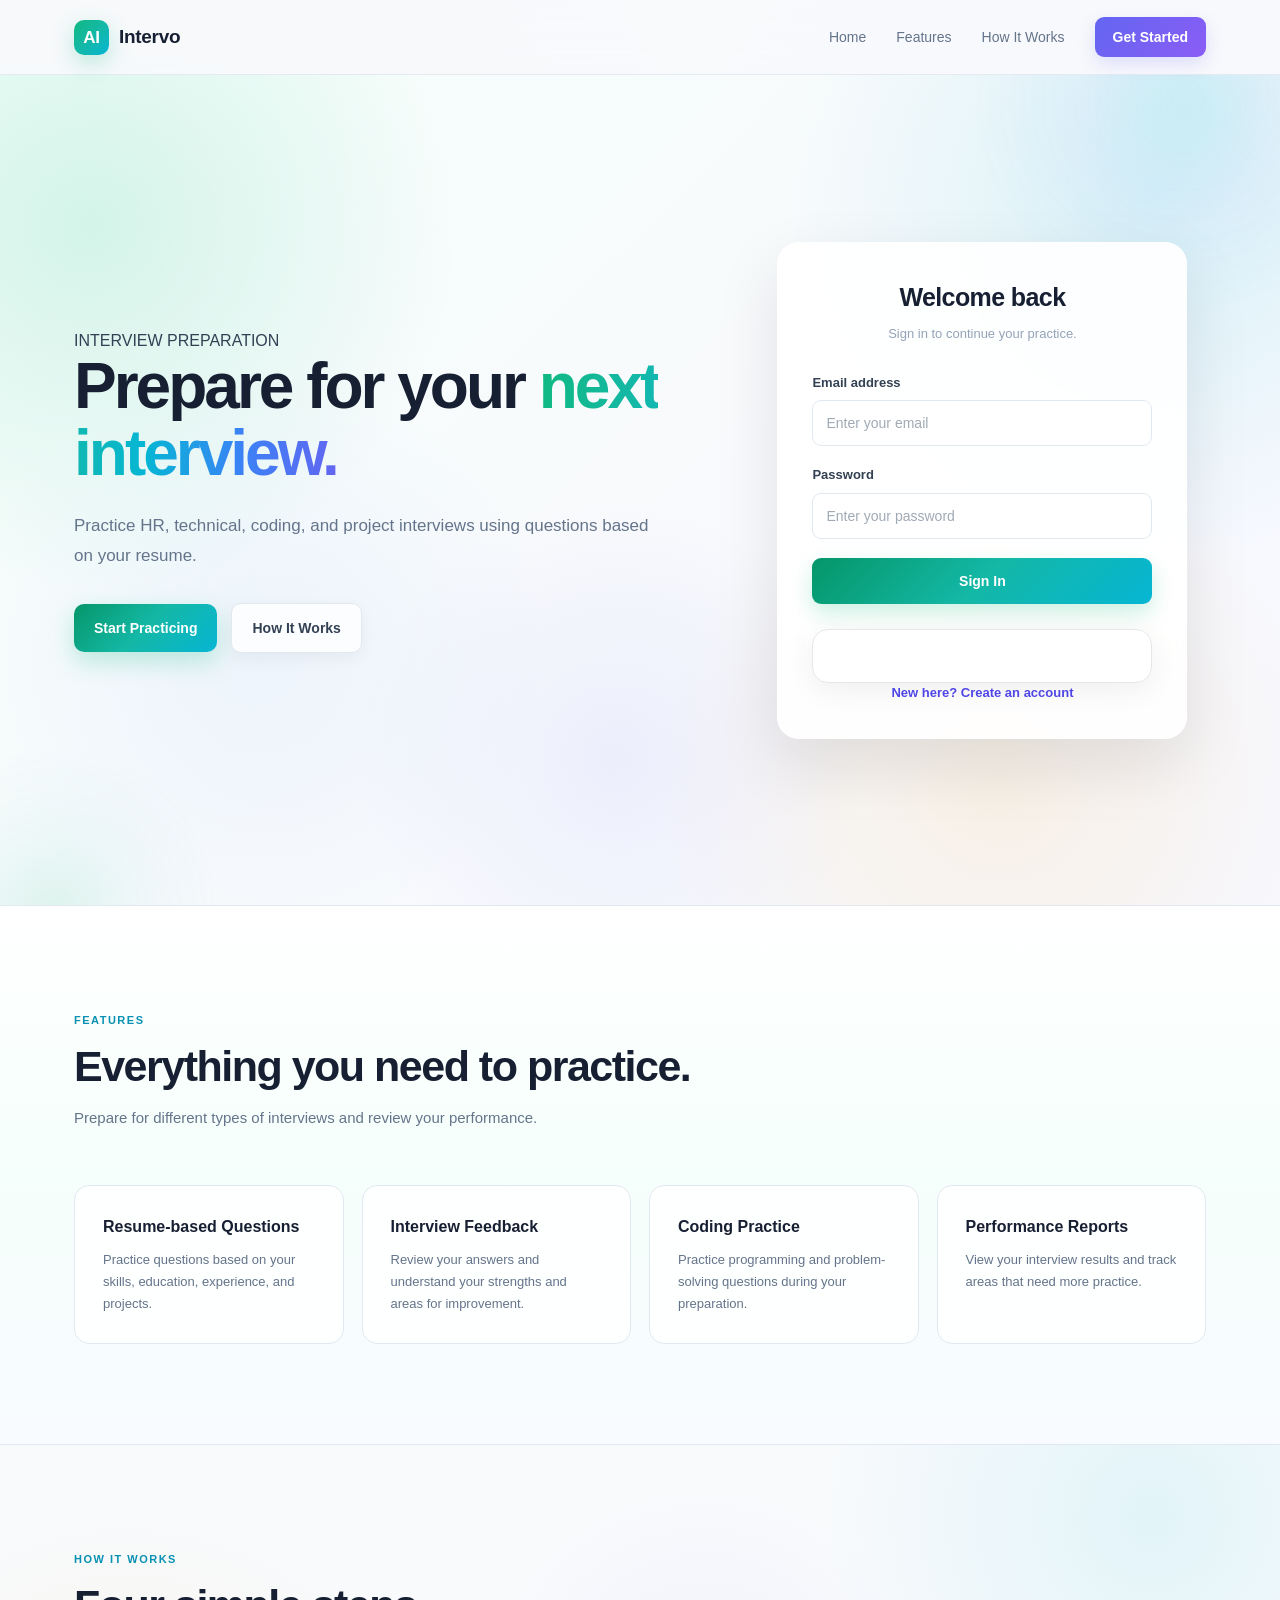
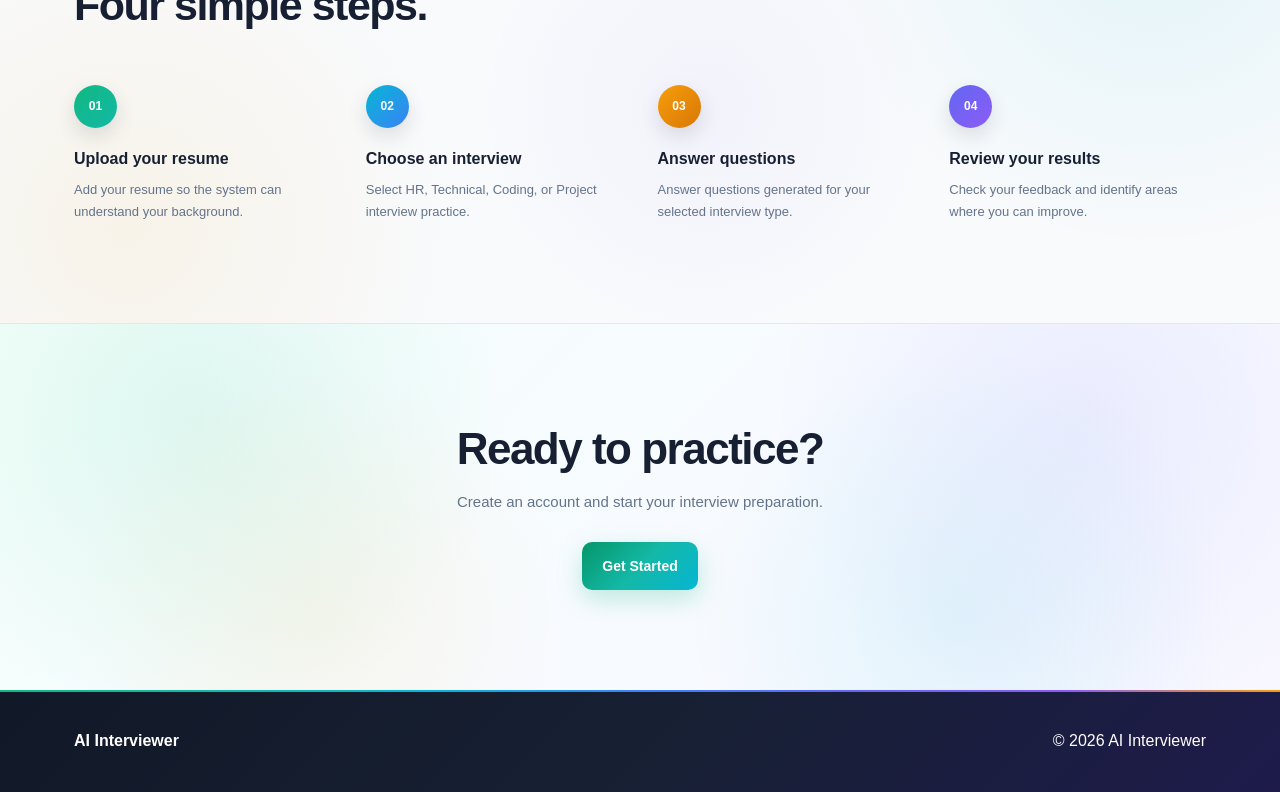
<file: Frontend/report.html>
<!DOCTYPE html>
<html lang="en">

<head>

    <meta charset="UTF-8">

    <meta name="viewport" content="width=device-width, initial-scale=1.0">

    <title>Interview Report</title>

    <link rel="stylesheet" href="css/style.css">
    <link rel="icon" type="image/png" href="images/intervo-favicon.png?v=2">
</head>


<body>


<div class="container">


<h1>
AI Interview Report 🚀
</h1>


<div class="card">


<h2>
Performance Summary
</h2>


<p id="score">
Loading...
</p>


<p id="questions">
</p>


<h3>
Strengths
</h3>

<p id="strengths">
</p>



<h3>
Areas to Improve
</h3>

<p id="improvements">
</p>



<h3>
AI Recommendation
</h3>

<p id="recommendation">
</p>


<button onclick="downloadReport()">
Download PDF
</button>


</div>


</div>


<script src="js/report.js"></script>


</body>

</html>
</file>
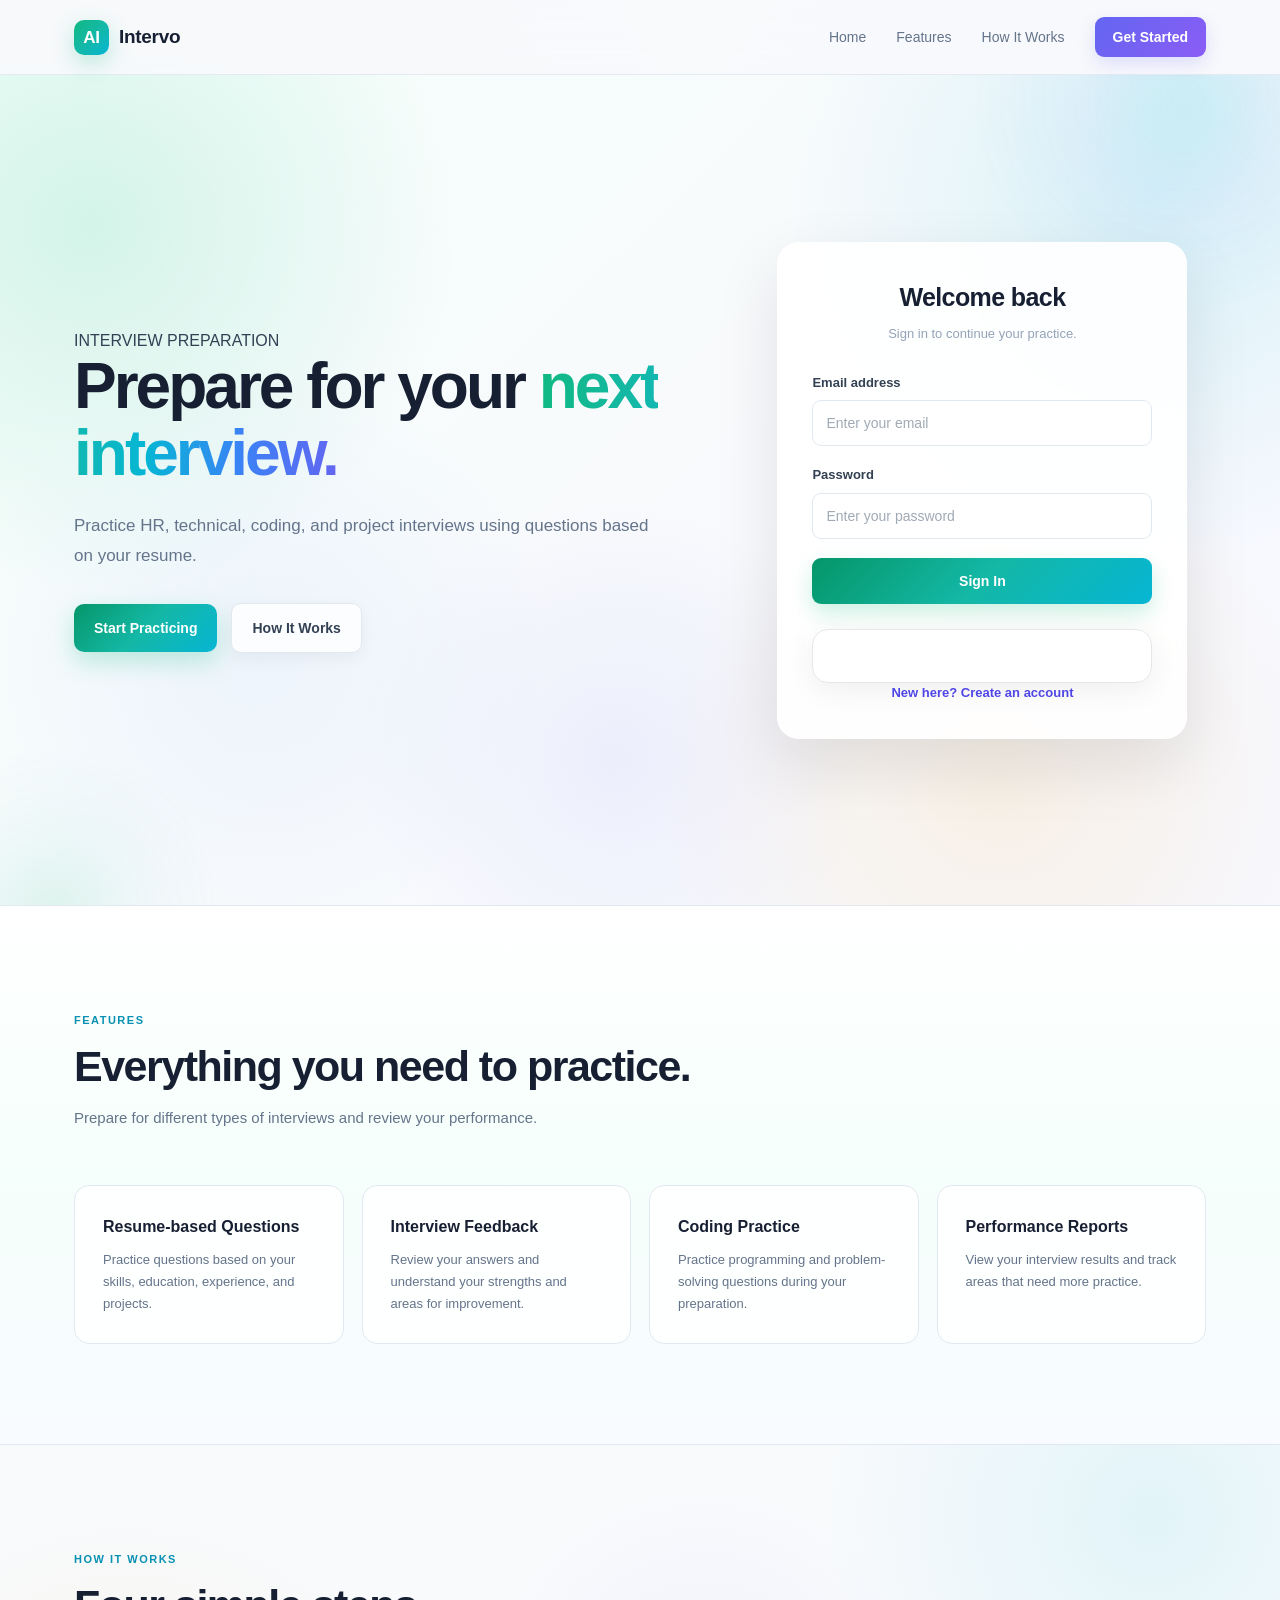
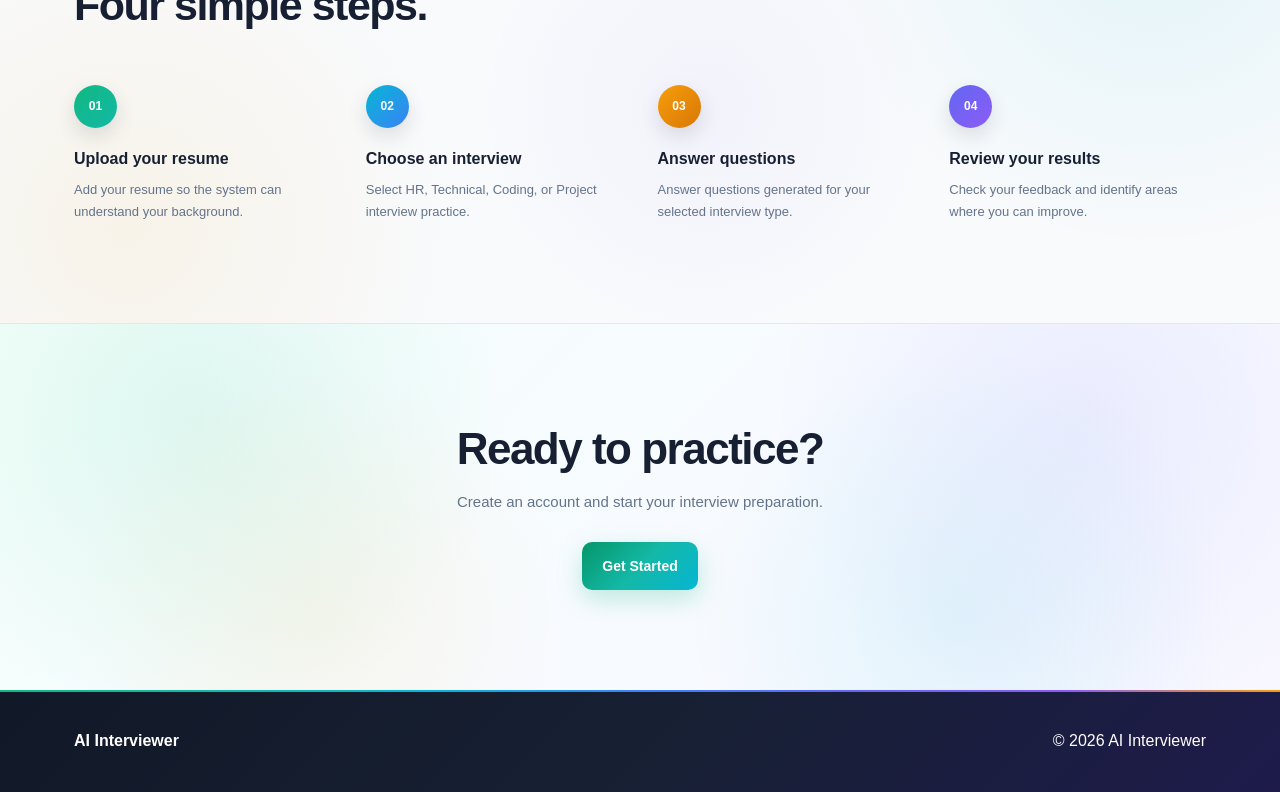
<file: Frontend/voice-interview.html>
<!DOCTYPE html>
<html lang="en">

<head>

    <meta charset="UTF-8">

    <meta
        name="viewport"
        content="width=device-width, initial-scale=1.0"
    >

    <title>Voice Interview | Intervo</title>

    <link
        rel="stylesheet"
        href="css/style.css"
    >

    <link
        rel="icon"
        type="image/png"
        href="images/intervo-favicon.png?v=2"
    >

</head>


<body>


<header class="dashboard-navbar">

    <div class="dashboard-nav-container">

        <a
            href="dashboard.html"
            class="dashboard-logo"
        >

            <span class="dashboard-logo-icon">
                AI
            </span>

            <span>
                Intervo
            </span>

        </a>


        <a
            href="dashboard.html"
            class="dashboard-logout"
        >
            ← Back to Dashboard
        </a>

    </div>

</header>



<main class="voice-interview-container">


    <h1>
        🎤 Voice Interview
    </h1>


    <p class="voice-subtitle">
        Answer the interview question using your voice.
    </p>



    <!-- QUESTION -->

    <section class="voice-card">


        <div class="voice-progress">

            <span id="interviewType">
                HR Interview
            </span>

            <span id="progress">
                Question 1 / 5
            </span>

        </div>


        <h2>
            Interview Question
        </h2>


        <h3 id="questionText">
            Loading question...
        </h3>


        <!-- READ ALOUD -->

        <button
        id="readAloudButton"
        class="read-aloud-button"
        type="button"
        >
        🔊 Read Aloud
        </button>


    </section>



    <!-- VOICE ANSWER -->

    <section class="voice-card">


        <h2>
            🎤 Your Answer
        </h2>


        <div
            id="voiceAnswer"
            class="voice-answer-box"
        >
            Your spoken answer will appear here...
        </div>


        <div class="voice-controls">


            <button
                id="startVoiceButton"
                type="button"
            >
                🎙️ Start Speaking
            </button>


            <button
                id="stopVoiceButton"
                type="button"
                disabled
            >
                🛑 Stop
            </button>


            <button
                id="clearVoiceButton"
                type="button"
            >
                Clear Text
            </button>


        </div>


        <button
            id="submitVoiceButton"
            type="button"
            disabled
        >
            Submit Answer
        </button>


        <p
            id="voiceMessage"
            aria-live="polite"
        ></p>


    </section>



    <!-- AI EVALUATION -->

    <section
        id="evaluationSection"
        class="voice-card ai-evaluation-box"
        style="display: none;"
    >

        <h2>
            🤖 AI Evaluation
        </h2>


        <div id="evaluationContent"></div>


        <button
            id="nextQuestionButton"
            type="button"
        >
            Next Question →
        </button>


    </section>


</main>



<script src="js/voice-interview.js"></script>


</body>

</html>
</file>
<file: Frontend/css/style.css>
/* 
   AI INTERVIEW PLATFORM
   PROFESSIONAL AI SAAS THEME
   Emerald • Teal • Amber • Cyan • Indigo • Blue • Violet
 */


/* 
   COLOR SYSTEM
 */

:root {

    /* PRIMARY */
    --emerald: #10b981;
    --emerald-dark: #059669;
    --emerald-light: #d1fae5;

    /* SECONDARY */
    --teal: #14b8a6;
    --teal-dark: #0f766e;
    --teal-light: #ccfbf1;

    /* ACCENT */
    --amber: #f59e0b;
    --amber-dark: #d97706;
    --amber-light: #fef3c7;

    /* TECH */
    --cyan: #06b6d4;
    --cyan-dark: #0891b2;
    --cyan-light: #cffafe;

    /* AI */
    --indigo: #6366f1;
    --indigo-dark: #4f46e5;
    --indigo-light: #e0e7ff;

    /* BLUE */
    --blue: #3b82f6;
    --blue-dark: #2563eb;
    --blue-light: #dbeafe;

    /* VIOLET */
    --violet: #8b5cf6;
    --violet-dark: #7c3aed;
    --violet-light: #ede9fe;

    /* NEUTRALS */
    --ink: #172033;
    --text: #334155;
    --muted: #64748b;
    --subtle: #94a3b8;

    --border: #e2e8f0;
    --border-soft: #edf2f7;

    --white: #ffffff;
    --background: #f8fafc;

    /* EFFECTS */
    --shadow-sm: 0 5px 18px rgba(15, 23, 42, 0.05);
    --shadow-md: 0 12px 30px rgba(15, 23, 42, 0.08);
    --shadow-lg: 0 25px 65px rgba(15, 23, 42, 0.10);

    --radius-sm: 9px;
    --radius-md: 12px;
    --radius-lg: 18px;
    --radius-xl: 22px;
}


/* 
   GLOBAL
 */

* {
    margin: 0;
    padding: 0;
    box-sizing: border-box;
}

html {
    scroll-behavior: smooth;
}

body {
    font-family:
        Inter,
        -apple-system,
        BlinkMacSystemFont,
        "Segoe UI",
        Roboto,
        Arial,
        sans-serif;

    background: var(--background);
    color: var(--text);
    line-height: 1.6;
    overflow-x: hidden;
}

a {
    text-decoration: none;
    color: inherit;
}

button,
input,
textarea {
    font-family: inherit;
}

button {
    cursor: pointer;
}


/* 
   NAVBAR
 */

.navbar {
    width: 100%;
    position: sticky;
    top: 0;
    z-index: 100;

    background: rgba(248, 250, 252, 0.86);

    border-bottom:
        1px solid rgba(226, 232, 240, 0.85);

    backdrop-filter: blur(18px);
}

.nav-container {
    width: 100%;
    max-width: 1180px;

    margin: auto;
    padding: 17px 24px;

    display: flex;
    align-items: center;
    justify-content: space-between;
}


/* 
   LOGO
 */

.logo {
    display: flex;
    align-items: center;
    gap: 10px;

    color: var(--ink);

    font-size: 19px;
    font-weight: 750;

    letter-spacing: -0.3px;
}

.logo-icon {
    width: 35px;
    height: 35px;

    display: flex;
    align-items: center;
    justify-content: center;

    border-radius: 10px;

    background:
        linear-gradient(
            135deg,
            var(--emerald),
            var(--teal),
            var(--cyan)
        );

    color: white;
    font-size: 17px;

    box-shadow:
        0 8px 22px rgba(16, 185, 129, 0.25);
}


/* 
   NAV LINKS
 */

.nav-links {
    display: flex;
    align-items: center;
    gap: 30px;
}

.nav-links > a:not(.nav-button) {
    color: var(--muted);

    font-size: 14px;
    font-weight: 500;

    transition: color 0.2s ease;
}

.nav-links > a:not(.nav-button):hover {
    color: var(--teal-dark);
}


/* 
   NAV BUTTON
 */

.nav-button {
    padding: 9px 18px;

    background:
        linear-gradient(
            135deg,
            var(--indigo),
            var(--violet)
        );

    color: white;

    border-radius: var(--radius-sm);

    font-size: 14px;
    font-weight: 600;

    box-shadow:
        0 7px 18px rgba(99, 102, 241, 0.18);

    transition:
        transform 0.2s ease,
        box-shadow 0.2s ease,
        filter 0.2s ease;
}

.nav-button:hover {
    transform: translateY(-2px);

    filter: brightness(0.96);

    box-shadow:
        0 11px 25px rgba(99, 102, 241, 0.25);
}


/* 
   HERO
 */

.hero {
    min-height: calc(100vh - 69px);

    display: flex;
    align-items: center;

    position: relative;
    overflow: hidden;

    background:
        radial-gradient(
            circle at 7% 18%,
            rgba(16, 185, 129, 0.15),
            transparent 27%
        ),
        radial-gradient(
            circle at 90% 15%,
            rgba(6, 182, 212, 0.13),
            transparent 27%
        ),
        radial-gradient(
            circle at 78% 85%,
            rgba(245, 158, 11, 0.10),
            transparent 28%
        ),
        radial-gradient(
            circle at 48% 82%,
            rgba(99, 102, 241, 0.08),
            transparent 27%
        ),
        radial-gradient(
            circle at 20% 70%,
            rgba(59, 130, 246, 0.06),
            transparent 25%
        ),
        linear-gradient(
            135deg,
            #f5fffb,
            #f8fafc 48%,
            #f7f8ff
        );

    border-bottom: 1px solid var(--border);
}


/* 
   HERO DECORATION
 */

.hero::before {
    content: "";

    position: absolute;

    width: 430px;
    height: 430px;

    top: -190px;
    right: -120px;

    border-radius: 50%;

    background:
        radial-gradient(
            circle,
            rgba(6, 182, 212, 0.11),
            rgba(59, 130, 246, 0.04),
            transparent 70%
        );

    filter: blur(4px);

    pointer-events: none;
}

.hero::after {
    content: "";

    position: absolute;

    width: 330px;
    height: 330px;

    bottom: -170px;
    left: -110px;

    border-radius: 50%;

    background:
        radial-gradient(
            circle,
            rgba(16, 185, 129, 0.11),
            rgba(20, 184, 166, 0.04),
            transparent 70%
        );

    filter: blur(5px);

    pointer-events: none;
}


/* 
   HERO CONTAINER
 */

.hero-container {
    width: 100%;
    max-width: 1180px;

    margin: auto;

    padding: 80px 24px;

    display: grid;

    grid-template-columns:
        minmax(0, 1.15fr)
        minmax(360px, 0.85fr);

    gap: 80px;

    align-items: center;

    position: relative;
    z-index: 2;
}


/* 
   HERO CONTENT
 */

.hero-content {
    position: relative;
    z-index: 2;
}


/* 
   HERO BADGE
 */

.hero-badge {
    display: inline-flex;
    align-items: center;

    gap: 8px;

    padding: 7px 13px;

    border:
        1px solid rgba(20, 184, 166, 0.28);

    background:
        linear-gradient(
            135deg,
            rgba(255, 255, 255, 0.90),
            rgba(236, 253, 245, 0.75)
        );

    color: var(--teal-dark);

    border-radius: 999px;

    font-size: 12px;
    font-weight: 650;

    margin-bottom: 24px;

    box-shadow:
        0 6px 20px rgba(20, 184, 166, 0.07);

    backdrop-filter: blur(10px);
}

.hero-badge span {
    font-size: 13px;
}


/* 
   HERO TITLE
 */

.hero-content h1 {
    max-width: 680px;

    font-size: clamp(42px, 5vw, 68px);

    line-height: 1.04;

    letter-spacing: -3px;

    font-weight: 800;

    color: var(--ink);
}

.hero-content h1 span {
    background:
        linear-gradient(
            90deg,
            var(--emerald),
            var(--teal),
            var(--cyan),
            var(--blue),
            var(--indigo)
        );

    -webkit-background-clip: text;
    background-clip: text;

    -webkit-text-fill-color: transparent;
}


/* 
   HERO DESCRIPTION
 */

.hero-description {
    max-width: 590px;

    margin-top: 25px;

    color: var(--muted);

    font-size: 17px;
    line-height: 1.75;
}


/* 
   HERO BUTTONS
 */

.hero-actions {
    display: flex;
    align-items: center;

    gap: 14px;

    margin-top: 32px;
}

.primary-button,
.secondary-button {
    display: inline-flex;

    align-items: center;
    justify-content: center;

    gap: 10px;

    padding: 13px 20px;

    border-radius: 10px;

    font-size: 14px;
    font-weight: 650;

    transition:
        transform 0.2s ease,
        box-shadow 0.2s ease,
        border-color 0.2s ease;
}


/* 
   PRIMARY BUTTON
 */

.primary-button {
    background:
        linear-gradient(
            135deg,
            var(--emerald-dark),
            var(--teal),
            var(--cyan)
        );

    color: white;

    box-shadow:
        0 9px 24px rgba(16, 185, 129, 0.25);
}

.primary-button:hover {
    transform: translateY(-2px);

    box-shadow:
        0 14px 32px rgba(16, 185, 129, 0.32);
}

.primary-button span {
    font-size: 18px;
    line-height: 0;
}


/* 
   SECONDARY BUTTON
 */

.secondary-button {
    background: rgba(255, 255, 255, 0.82);

    color: var(--text);

    border: 1px solid var(--border);

    box-shadow: var(--shadow-sm);
}

.secondary-button:hover {
    background: white;

    border-color:
        rgba(99, 102, 241, 0.25);

    color: var(--indigo-dark);

    transform: translateY(-1px);

    box-shadow: var(--shadow-md);
}


/* 
   HERO STATS
 */

.hero-stats {
    display: flex;

    gap: 35px;

    max-width: 500px;

    margin-top: 45px;
    padding-top: 25px;

    border-top: 1px solid var(--border);
}

.hero-stats div {
    display: flex;
    flex-direction: column;
}

.hero-stats strong {
    color: var(--ink);

    font-size: 20px;
    font-weight: 750;
}

.hero-stats span {
    margin-top: 2px;

    color: var(--subtle);

    font-size: 12px;
}


/* 
   LOGIN WRAPPER
 */

.login-wrapper {
    display: flex;
    justify-content: center;

    position: relative;
    z-index: 2;
}


/* 
   LOGIN CARD
 */

.login-card {
    width: 100%;
    max-width: 410px;

    padding: 34px;

    background: rgba(255, 255, 255, 0.91);

    border:
        1px solid rgba(255, 255, 255, 0.96);

    border-radius: var(--radius-xl);

    box-shadow: var(--shadow-lg);

    backdrop-filter: blur(20px);
}


/* 
   LOGIN HEADER
 */

.login-header {
    text-align: center;

    margin-bottom: 28px;
}

.login-icon {
    width: 48px;
    height: 48px;

    display: flex;
    align-items: center;
    justify-content: center;

    margin: 0 auto 16px;

    border-radius: 13px;

    background:
        linear-gradient(
            135deg,
            var(--teal-light),
            var(--cyan-light),
            var(--indigo-light)
        );

    color: var(--indigo-dark);

    font-size: 20px;

    box-shadow:
        0 7px 20px rgba(6, 182, 212, 0.10);
}

.login-header h2 {
    color: var(--ink);

    font-size: 25px;

    letter-spacing: -0.6px;
}

.login-header p {
    margin-top: 7px;

    color: var(--subtle);

    font-size: 13px;
}


/* 
   FORM
 */

.form-group {
    margin-bottom: 19px;
}

.form-group label {
    display: block;

    margin-bottom: 7px;

    color: var(--text);

    font-size: 13px;
    font-weight: 600;
}

.form-group input {
    width: 100%;
    height: 46px;

    padding: 0 13px;

    border: 1px solid var(--border);

    border-radius: var(--radius-sm);

    background: rgba(255, 255, 255, 0.95);

    color: var(--ink);

    font-size: 14px;

    outline: none;

    transition:
        border-color 0.2s ease,
        box-shadow 0.2s ease,
        transform 0.2s ease;
}

.form-group input::placeholder {
    color: #a0aab5;
}

.form-group input:focus {
    border-color: var(--cyan);

    box-shadow:
        0 0 0 3px rgba(6, 182, 212, 0.11);

    transform: translateY(-1px);
}


/* 
   LOGIN BUTTON
 */

.login-button {
    width: 100%;
    height: 46px;

    display: flex;
    align-items: center;
    justify-content: center;

    gap: 9px;

    border: none;

    border-radius: var(--radius-sm);

    background:
        linear-gradient(
            135deg,
            var(--emerald-dark),
            var(--teal),
            var(--cyan)
        );

    color: white;

    font-size: 14px;
    font-weight: 650;

    box-shadow:
        0 9px 22px rgba(16, 185, 129, 0.22);

    transition:
        transform 0.2s ease,
        box-shadow 0.2s ease;
}

.login-button:hover {
    transform: translateY(-2px);

    box-shadow:
        0 13px 28px rgba(6, 182, 212, 0.25);
}

.login-button span {
    font-size: 17px;
}


/* 
   MESSAGE
 */

.message {
    min-height: 20px;

    margin-top: 12px;

    text-align: center;

    color: #dc2626;

    font-size: 13px;
}


/* 
   LOGIN DIVIDER
 */

.login-divider {
    display: flex;
    align-items: center;

    gap: 10px;

    margin: 22px 0 16px;
}

.login-divider span {
    height: 1px;

    flex: 1;

    background: var(--border);
}

.login-divider p {
    color: var(--subtle);

    font-size: 12px;
}

.register-link {
    display: block;

    text-align: center;

    color: var(--indigo-dark);

    font-size: 13px;
    font-weight: 650;
}

.register-link:hover {
    color: var(--violet-dark);

    text-decoration: underline;
}


/* 
   GENERAL SECTIONS
 */

.section-container {
    max-width: 1180px;

    margin: auto;

    padding: 100px 24px;
}

.section-heading {
    max-width: 650px;

    margin-bottom: 55px;
}

.section-label {
    display: inline-block;

    margin-bottom: 12px;

    color: var(--cyan-dark);

    font-size: 11px;
    font-weight: 750;

    letter-spacing: 1.5px;
}

.section-heading h2 {
    color: var(--ink);

    font-size: clamp(30px, 4vw, 43px);

    line-height: 1.15;

    letter-spacing: -1.5px;
}

.section-heading h2 span {
    background:
        linear-gradient(
            90deg,
            var(--emerald),
            var(--teal),
            var(--blue),
            var(--indigo)
        );

    -webkit-background-clip: text;
    background-clip: text;

    -webkit-text-fill-color: transparent;
}

.section-heading p {
    margin-top: 15px;

    color: var(--muted);

    font-size: 15px;
}


/* 
   FEATURES
 */

.features-section {
    background:
        linear-gradient(
            180deg,
            #ffffff,
            #f5fffb,
            #f8fbff
        );

    border-bottom: 1px solid var(--border);
}

.feature-grid {
    display: grid;

    grid-template-columns: repeat(4, 1fr);

    gap: 18px;
}

.feature-card {
    padding: 28px;

    background: rgba(255, 255, 255, 0.92);

    border: 1px solid var(--border);

    border-radius: 15px;

    position: relative;

    overflow: hidden;

    transition:
        transform 0.25s ease,
        box-shadow 0.25s ease,
        border-color 0.25s ease;
}

.feature-card::before {
    content: "";

    position: absolute;

    top: 0;
    left: 0;

    width: 100%;
    height: 3px;

    background:
        linear-gradient(
            90deg,
            var(--emerald),
            var(--teal),
            var(--cyan)
        );

    opacity: 0;

    transition: opacity 0.25s ease;
}

.feature-card:hover {
    transform: translateY(-5px);

    border-color:
        rgba(20, 184, 166, 0.28);

    box-shadow: var(--shadow-md);
}

.feature-card:hover::before {
    opacity: 1;
}


/* 
   FEATURE ICONS
 */

.feature-icon {
    width: 43px;
    height: 43px;

    display: flex;
    align-items: center;
    justify-content: center;

    margin-bottom: 20px;

    border-radius: 11px;

    font-weight: 750;
}

.feature-card:nth-child(1) .feature-icon {
    background: var(--emerald-light);
    color: var(--emerald-dark);
}

.feature-card:nth-child(2) .feature-icon {
    background: var(--teal-light);
    color: var(--teal-dark);
}

.feature-card:nth-child(3) .feature-icon {
    background: var(--amber-light);
    color: var(--amber-dark);
}

.feature-card:nth-child(4) .feature-icon {
    background: var(--cyan-light);
    color: var(--cyan-dark);
}

.feature-card:nth-child(5) .feature-icon {
    background: var(--blue-light);
    color: var(--blue-dark);
}

.feature-card:nth-child(6) .feature-icon {
    background: var(--indigo-light);
    color: var(--indigo-dark);
}

.feature-card:nth-child(7) .feature-icon {
    background: var(--violet-light);
    color: var(--violet-dark);
}

.feature-card h3 {
    margin-bottom: 9px;

    color: var(--ink);

    font-size: 16px;
}

.feature-card p {
    color: var(--muted);

    font-size: 13px;

    line-height: 1.7;
}


/* 
   HOW IT WORKS
 */

.how-section {
    background:
        radial-gradient(
            circle at 90% 15%,
            rgba(6, 182, 212, 0.09),
            transparent 27%
        ),
        radial-gradient(
            circle at 10% 80%,
            rgba(245, 158, 11, 0.08),
            transparent 27%
        ),
        radial-gradient(
            circle at 55% 55%,
            rgba(139, 92, 246, 0.05),
            transparent 30%
        ),
        #f8fafc;

    border-bottom: 1px solid var(--border);
}

.steps {
    display: grid;

    grid-template-columns: repeat(4, 1fr);

    gap: 35px;
}

.step {
    display: flex;

    flex-direction: column;

    gap: 18px;
}


/* 
   STEP NUMBERS
 */

.step-number {
    width: 43px;
    height: 43px;

    display: flex;
    align-items: center;
    justify-content: center;

    border-radius: 50%;

    color: white;

    font-size: 12px;
    font-weight: 700;

    box-shadow:
        0 8px 20px rgba(15, 23, 42, 0.12);
}

.step:nth-child(1) .step-number {
    background:
        linear-gradient(
            135deg,
            var(--emerald),
            var(--teal)
        );
}

.step:nth-child(2) .step-number {
    background:
        linear-gradient(
            135deg,
            var(--cyan),
            var(--blue)
        );
}

.step:nth-child(3) .step-number {
    background:
        linear-gradient(
            135deg,
            var(--amber),
            var(--amber-dark)
        );
}

.step:nth-child(4) .step-number {
    background:
        linear-gradient(
            135deg,
            var(--indigo),
            var(--violet)
        );
}

.step h3 {
    margin-bottom: 7px;

    color: var(--ink);

    font-size: 16px;
}

.step p {
    color: var(--muted);

    font-size: 13px;

    line-height: 1.7;
}


/* 
   CTA
 */

.cta-section {
    background:
        radial-gradient(
            circle at 15% 25%,
            rgba(16, 185, 129, 0.10),
            transparent 28%
        ),
        radial-gradient(
            circle at 85% 25%,
            rgba(99, 102, 241, 0.09),
            transparent 28%
        ),
        radial-gradient(
            circle at 75% 80%,
            rgba(6, 182, 212, 0.09),
            transparent 27%
        ),
        radial-gradient(
            circle at 25% 80%,
            rgba(245, 158, 11, 0.07),
            transparent 25%
        ),
        linear-gradient(
            135deg,
            #f4fffb,
            #f7fbff,
            #f8f7ff
        );
}

.cta-container {
    max-width: 750px;

    margin: auto;

    padding: 100px 24px;

    text-align: center;
}

.cta-icon {
    width: 49px;
    height: 49px;

    display: inline-flex;
    align-items: center;
    justify-content: center;

    margin-bottom: 20px;

    border-radius: 13px;

    background:
        linear-gradient(
            135deg,
            var(--emerald-light),
            var(--cyan-light),
            var(--indigo-light)
        );

    color: var(--indigo-dark);

    font-size: 20px;
}

.cta-container h2 {
    color: var(--ink);

    font-size: clamp(30px, 4vw, 44px);

    line-height: 1.15;

    letter-spacing: -1.5px;
}

.cta-container p {
    max-width: 550px;

    margin: 15px auto 28px;

    color: var(--muted);

    font-size: 15px;
}


/* 
   FOOTER
 */

.footer {
    position: relative;

    background:
        linear-gradient(
            135deg,
            #111827,
            #172033,
            #1e1b4b
        );

    color: white;
}

.footer::before {
    content: "";

    position: absolute;

    top: 0;
    left: 0;

    width: 100%;
    height: 2px;

    background:
        linear-gradient(
            90deg,
            var(--emerald),
            var(--teal),
            var(--cyan),
            var(--blue),
            var(--indigo),
            var(--violet),
            var(--amber)
        );
}

.footer-container {
    max-width: 1180px;

    margin: auto;

    padding: 38px 24px;

    display: flex;

    align-items: center;
    justify-content: space-between;

    gap: 30px;
}

.footer .logo {
    margin-bottom: 9px;

    color: white;
}

.footer .logo-icon {
    background:
        linear-gradient(
            135deg,
            var(--emerald),
            var(--teal),
            var(--cyan)
        );
}

.footer-container > div:first-child p {
    color: #94a3b8;

    font-size: 12px;
}

.footer-right {
    display: flex;

    flex-direction: column;

    align-items: flex-end;

    gap: 4px;

    color: #94a3b8;

    font-size: 12px;
}


/* 
   REGISTER PAGE
 */

.register-page {
    min-height: calc(100vh - 69px);

    display: flex;
    align-items: center;
    justify-content: center;

    padding: 60px 20px;

    position: relative;

    overflow: hidden;

    background:
        radial-gradient(
            circle at 12% 18%,
            rgba(16, 185, 129, 0.13),
            transparent 28%
        ),
        radial-gradient(
            circle at 85% 20%,
            rgba(6, 182, 212, 0.12),
            transparent 28%
        ),
        radial-gradient(
            circle at 70% 90%,
            rgba(245, 158, 11, 0.10),
            transparent 30%
        ),
        radial-gradient(
            circle at 20% 85%,
            rgba(139, 92, 246, 0.08),
            transparent 27%
        ),
        radial-gradient(
            circle at 50% 45%,
            rgba(59, 130, 246, 0.05),
            transparent 30%
        ),
        linear-gradient(
            135deg,
            #f4fffb,
            #f8fbff,
            #f8f7ff
        );
}


/* 
   REGISTER CARD
 */

.register-card {
    width: 100%;
    max-width: 430px;

    padding: 38px 36px;

    border-radius: var(--radius-xl);

    background: rgba(255, 255, 255, 0.92);

    border:
        1px solid rgba(255, 255, 255, 0.96);

    box-shadow:
        0 30px 80px rgba(15, 23, 42, 0.11);

    backdrop-filter: blur(20px);
}


/* 
   REGISTER HEADER
 */

.register-header {
    text-align: center;

    margin-bottom: 30px;
}

.register-icon {
    width: 53px;
    height: 53px;

    display: flex;
    align-items: center;
    justify-content: center;

    margin: 0 auto 18px;

    border-radius: 15px;

    background:
        linear-gradient(
            135deg,
            var(--emerald),
            var(--teal),
            var(--cyan),
            var(--indigo)
        );

    color: white;

    font-size: 21px;

    box-shadow:
        0 11px 28px rgba(20, 184, 166, 0.22);
}

.register-header h1 {
    color: var(--ink);

    font-size: 27px;

    line-height: 1.2;

    letter-spacing: -0.8px;
}

.register-header p {
    margin-top: 8px;

    color: var(--muted);

    font-size: 13px;
}


/* 
   REGISTER FORM
 */

.register-card .form-group {
    margin-bottom: 18px;
}

.register-card .form-group label {
    display: block;

    margin-bottom: 7px;

    color: var(--text);

    font-size: 13px;

    font-weight: 600;
}

.register-card .form-group input {
    width: 100%;
    height: 48px;

    padding: 0 14px;

    border: 1px solid var(--border);

    border-radius: 10px;

    background: rgba(255, 255, 255, 0.95);

    color: var(--ink);

    font-size: 14px;

    outline: none;

    transition:
        border-color 0.2s ease,
        box-shadow 0.2s ease,
        transform 0.2s ease;
}

.register-card .form-group input::placeholder {
    color: #a0aab5;
}

.register-card .form-group input:focus {
    border-color: var(--indigo);

    box-shadow:
        0 0 0 4px rgba(99, 102, 241, 0.10);

    transform: translateY(-1px);
}


/* 
   REGISTER BUTTON
 */

.register-button {
    width: 100%;
    height: 49px;

    margin-top: 5px;

    display: flex;
    align-items: center;
    justify-content: center;

    gap: 9px;

    border: none;

    border-radius: 10px;

    background:
        linear-gradient(
            135deg,
            var(--emerald-dark),
            var(--teal),
            var(--cyan),
            var(--indigo)
        );

    color: white;

    font-size: 14px;

    font-weight: 650;

    box-shadow:
        0 10px 25px rgba(59, 130, 246, 0.20);

    transition:
        transform 0.2s ease,
        box-shadow 0.2s ease;
}

.register-button:hover {
    transform: translateY(-2px);

    box-shadow:
        0 15px 32px rgba(99, 102, 241, 0.27);
}

.register-button span {
    font-size: 17px;
}


/* 
   REGISTER MESSAGE
 */

.register-card .message {
    min-height: 20px;

    margin-top: 12px;

    text-align: center;

    color: #dc2626;

    font-size: 13px;
}


/* 
   REGISTER LOGIN
 */

.register-login {
    display: flex;

    align-items: center;
    justify-content: center;

    gap: 5px;

    margin-top: 22px;

    color: var(--muted);

    font-size: 13px;
}

.register-login a {
    color: var(--indigo-dark);

    font-weight: 650;
}

.register-login a:hover {
    color: var(--violet-dark);

    text-decoration: underline;
}


/* 
   ACCESSIBILITY
 */

button:focus-visible,
a:focus-visible,
input:focus-visible,
textarea:focus-visible {
    outline:
        3px solid rgba(99, 102, 241, 0.25);

    outline-offset: 3px;
}


/* 
   DASHBOARD
 */

.dashboard-body {
    min-height: 100vh;

    background:
        radial-gradient(
            circle at 5% 10%,
            rgba(16, 185, 129, 0.08),
            transparent 28%
        ),
        radial-gradient(
            circle at 95% 15%,
            rgba(6, 182, 212, 0.08),
            transparent 28%
        ),
        radial-gradient(
            circle at 80% 90%,
            rgba(99, 102, 241, 0.06),
            transparent 30%
        ),
        #f8fafc;

    color: #172033;
}


/* 
   DASHBOARD NAVBAR
 */

.dashboard-navbar {
    position: sticky;

    top: 0;

    z-index: 100;

    background:
        rgba(255, 255, 255, 0.88);

    border-bottom:
        1px solid #e2e8f0;

    backdrop-filter: blur(18px);
}

.dashboard-nav-container {
    max-width: 1180px;

    margin: auto;

    padding: 15px 24px;

    display: flex;

    align-items: center;
    justify-content: space-between;
}

.dashboard-logo {
    display: flex;

    align-items: center;

    gap: 10px;

    color: #172033;

    font-size: 18px;

    font-weight: 750;

    letter-spacing: -0.4px;
}

.dashboard-logo-icon {
    width: 34px;
    height: 34px;

    display: flex;

    align-items: center;
    justify-content: center;

    border-radius: 10px;

    background:
        linear-gradient(
            135deg,
            #059669,
            #0d9488,
            #06b6d4
        );

    color: white;

    font-size: 11px;

    font-weight: 800;

    box-shadow:
        0 7px 18px rgba(5, 150, 105, 0.22);
}

.dashboard-nav-right {
    display: flex;

    align-items: center;

    gap: 20px;
}

.dashboard-status {
    display: flex;

    align-items: center;

    gap: 7px;

    color: #64748b;

    font-size: 12px;

    font-weight: 600;
}

.status-dot {
    width: 7px;
    height: 7px;

    border-radius: 50%;

    background: #10b981;

    box-shadow:
        0 0 0 4px rgba(16, 185, 129, 0.10);
}

.dashboard-logout {
    border: 1px solid #e2e8f0;

    background: white;

    color: #475569;

    padding: 8px 15px;

    border-radius: 8px;

    cursor: pointer;

    font-size: 12px;

    font-weight: 600;

    transition: all 0.2s ease;
}

.dashboard-logout:hover {
    color: #dc2626;

    border-color: #fecaca;

    background: #fffafa;

    transform: translateY(-1px);
}


/* 
   DASHBOARD MAIN
 */

.dashboard-main {
    max-width: 1180px;

    margin: auto;

    padding: 65px 24px 90px;
}


/* 
   DASHBOARD HEADER
 */

.dashboard-header {
    display: flex;

    align-items: flex-end;

    justify-content: space-between;

    gap: 40px;

    margin-bottom: 40px;
}

.dashboard-label {
    display: inline-block;

    margin-bottom: 12px;

    color: #0d9488;

    font-size: 11px;

    font-weight: 800;

    letter-spacing: 1.6px;
}

.dashboard-header h1 {
    max-width: 700px;

    color: #172033;

    font-size: clamp(34px, 4vw, 52px);

    line-height: 1.08;

    letter-spacing: -2px;

    font-weight: 800;
}

.dashboard-header h1 span {
    color: #059669;
}

.dashboard-header p {
    max-width: 650px;

    margin-top: 16px;

    color: #64748b;

    font-size: 15px;

    line-height: 1.75;
}

.dashboard-header-badge {
    min-width: 190px;

    padding: 15px 17px;

    display: flex;

    align-items: center;

    gap: 12px;

    background:
        rgba(255, 255, 255, 0.78);

    border: 1px solid #e2e8f0;

    border-radius: 14px;

    box-shadow:
        0 10px 30px rgba(15, 23, 42, 0.05);
}

.dashboard-ai-icon {
    width: 38px;
    height: 38px;

    display: flex;

    align-items: center;
    justify-content: center;

    border-radius: 10px;

    background:
        linear-gradient(
            135deg,
            #d1fae5,
            #ccfbf1,
            #cffafe
        );

    color: #0f766e;

    font-size: 18px;
}

.dashboard-header-badge strong {
    display: block;

    color: #172033;

    font-size: 12px;
}

.dashboard-header-badge small {
    display: block;

    margin-top: 2px;

    color: #94a3b8;

    font-size: 10px;
}


/* 
   PROGRESS CARD
 */

.progress-card {
    padding: 25px 28px;

    margin-bottom: 24px;

    background:
        rgba(255, 255, 255, 0.86);

    border: 1px solid #e2e8f0;

    border-radius: 17px;

    box-shadow:
        0 12px 35px rgba(15, 23, 42, 0.05);
}

.progress-top {
    display: flex;

    align-items: flex-start;

    justify-content: space-between;

    gap: 20px;
}

.progress-label {
    color: #0d9488;

    font-size: 10px;

    font-weight: 800;

    letter-spacing: 1.3px;
}

.progress-top h2 {
    margin-top: 4px;

    color: #172033;

    font-size: 18px;
}

.progress-step {
    padding: 6px 10px;

    border-radius: 999px;

    background: #ecfdf5;

    color: #047857;

    font-size: 11px;

    font-weight: 700;
}

.progress-line {
    width: 100%;
    height: 5px;

    margin: 22px 0;

    overflow: hidden;

    border-radius: 999px;

    background: #e2e8f0;
}

.progress-active {
    display: block;

    width: 50%;
    height: 100%;

    border-radius: inherit;

    background:
        linear-gradient(
            90deg,
            #059669,
            #0d9488,
            #06b6d4
        );
}

.progress-steps {
    display: grid;

    grid-template-columns: repeat(2, 1fr);

    gap: 25px;
}

.progress-item {
    display: flex;

    align-items: center;

    gap: 11px;

    opacity: 0.55;
}

.progress-item.active {
    opacity: 1;
}

.progress-number {
    width: 30px;
    height: 30px;

    display: flex;

    align-items: center;
    justify-content: center;

    flex-shrink: 0;

    border-radius: 50%;

    background: #e2e8f0;

    color: #64748b;

    font-size: 11px;

    font-weight: 750;
}

.progress-item.active .progress-number {
    background:
        linear-gradient(
            135deg,
            #059669,
            #0d9488
        );

    color: white;
}

.progress-item strong {
    display: block;

    color: #334155;

    font-size: 12px;
}

.progress-item small {
    display: block;

    margin-top: 2px;

    color: #94a3b8;

    font-size: 10px;
}


/* 
   DASHBOARD GRID
 */

.dashboard-grid {
    display: grid;

    grid-template-columns:
        repeat(2, minmax(0, 1fr));

    gap: 22px;
}

.dashboard-card {
    position: relative;

    overflow: hidden;

    padding: 30px;

    background:
        rgba(255, 255, 255, 0.91);

    border: 1px solid #e2e8f0;

    border-radius: 19px;

    box-shadow:
        0 15px 45px rgba(15, 23, 42, 0.06);

    transition:
        transform 0.25s ease,
        box-shadow 0.25s ease,
        border-color 0.25s ease;
}

.dashboard-card::before {
    content: "";

    position: absolute;

    width: 180px;
    height: 180px;

    top: -100px;
    right: -80px;

    border-radius: 50%;

    pointer-events: none;

    opacity: 0.8;
}

.resume-card::before {
    background:
        rgba(16, 185, 129, 0.08);
}

.interview-card::before {
    background:
        rgba(99, 102, 241, 0.08);
}

.dashboard-card:hover {
    transform: translateY(-3px);

    box-shadow:
        0 20px 50px rgba(15, 23, 42, 0.08);
}


/* 
   DASHBOARD CARD
 */

.card-top {
    display: flex;

    align-items: center;

    justify-content: space-between;

    margin-bottom: 25px;
}

.card-icon {
    width: 46px;
    height: 46px;

    display: flex;

    align-items: center;
    justify-content: center;

    border-radius: 13px;

    font-size: 20px;
}

.resume-icon {
    background: #d1fae5;

    color: #047857;
}

.interview-icon {
    background: #e0e7ff;

    color: #4f46e5;
}

.card-number {
    color: #cbd5e1;

    font-size: 24px;

    font-weight: 800;

    letter-spacing: -1px;
}

.card-label {
    color: #0d9488;

    font-size: 10px;

    font-weight: 800;

    letter-spacing: 1.3px;
}

.card-content h2 {
    margin-top: 6px;

    color: #172033;

    font-size: 23px;

    letter-spacing: -0.7px;
}

.card-content > p {
    margin-top: 10px;

    color: #64748b;

    font-size: 13px;

    line-height: 1.7;
}


/* 
   UPLOAD AREA
 */

.upload-area {
    margin-top: 23px;

    padding: 25px 20px;

    display: flex;

    flex-direction: column;

    align-items: center;

    text-align: center;

    border:
        1.5px dashed #a7f3d0;

    border-radius: 14px;

    background:
        linear-gradient(
            135deg,
            #f0fdf4,
            #f0fdfa
        );
}

.upload-symbol {
    width: 40px;
    height: 40px;

    display: flex;

    align-items: center;
    justify-content: center;

    margin-bottom: 10px;

    border-radius: 50%;

    background: white;

    color: #059669;

    font-size: 19px;

    box-shadow:
        0 5px 15px rgba(5, 150, 105, 0.10);
}

.upload-area strong {
    color: #334155;

    font-size: 13px;
}

.upload-area > span {
    margin-top: 4px;

    color: #94a3b8;

    font-size: 10px;
}

.upload-area input {
    display: none;
}

.file-button {
    margin-top: 14px;

    padding: 8px 14px;

    border-radius: 8px;

    background: white;

    border: 1px solid #a7f3d0;

    color: #047857;

    cursor: pointer;

    font-size: 11px;

    font-weight: 700;

    transition: all 0.2s ease;
}

.file-button:hover {
    background: #ecfdf5;

    border-color: #6ee7b7;

    transform: translateY(-1px);
}


/* 
   DASHBOARD PRIMARY BUTTON
 */

.dashboard-primary-button {
    width: 100%;
    height: 46px;

    margin-top: 17px;

    display: flex;

    align-items: center;
    justify-content: center;

    gap: 10px;

    border: none;

    border-radius: 10px;

    background:
        linear-gradient(
            135deg,
            #059669,
            #0d9488
        );

    color: white;

    cursor: pointer;

    font-size: 13px;

    font-weight: 700;

    box-shadow:
        0 8px 20px rgba(5, 150, 105, 0.20);

    transition: all 0.2s ease;
}

.dashboard-primary-button:hover {
    transform: translateY(-2px);

    background:
        linear-gradient(
            135deg,
            #047857,
            #0f766e
        );

    box-shadow:
        0 12px 26px rgba(5, 150, 105, 0.27);
}

.button-arrow {
    font-size: 17px;
}


/* 
   INTERVIEW OPTIONS
 */

.interview-options {
    display: grid;

    gap: 10px;

    margin-top: 22px;
}

.interview-option {
    width: 100%;
    min-height: 58px;

    padding: 9px 11px;

    display: flex;

    align-items: center;

    gap: 11px;

    text-align: left;

    border: 1px solid #e2e8f0;

    border-radius: 11px;

    background: white;

    cursor: pointer;

    transition:
        transform 0.2s ease,
        border-color 0.2s ease,
        box-shadow 0.2s ease;
}

.interview-option:hover {
    transform: translateX(3px);

    box-shadow:
        0 7px 20px rgba(15, 23, 42, 0.06);
}

.option-icon {
    width: 36px;
    height: 36px;

    display: flex;

    align-items: center;
    justify-content: center;

    flex-shrink: 0;

    border-radius: 9px;

    font-size: 15px;
}

.option-content {
    flex: 1;
}

.option-content strong {
    display: block;

    color: #334155;

    font-size: 12px;
}

.option-content small {
    display: block;

    margin-top: 2px;

    color: #94a3b8;

    font-size: 10px;
}

.option-arrow {
    color: #94a3b8;

    font-size: 16px;

    transition: transform 0.2s ease;
}

.interview-option:hover .option-arrow {
    transform: translateX(3px);
}


/* 
   INTERVIEW OPTION COLORS
 */

.option-emerald .option-icon {
    background: #d1fae5;
    color: #047857;
}

.option-emerald:hover {
    border-color: #6ee7b7;
}

.option-teal .option-icon {
    background: #ccfbf1;
    color: #0f766e;
}

.option-teal:hover {
    border-color: #5eead4;
}

.option-amber .option-icon {
    background: #fef3c7;
    color: #b45309;
}

.option-amber:hover {
    border-color: #fcd34d;
}

.option-indigo .option-icon {
    background: #e0e7ff;
    color: #4f46e5;
}

.option-indigo:hover {
    border-color: #a5b4fc;
}


/* 
   DASHBOARD MESSAGES
 */

.dashboard-message {
    min-height: 20px;

    margin-top: 11px;

    text-align: center;

    color: #0f766e !important;

    font-size: 11px !important;

    font-weight: 600;
}


/* 
   AI INFORMATION
 */

.ai-info-section {
    margin-top: 24px;

    padding: 25px 28px;

    display: flex;

    align-items: center;

    gap: 20px;

    background:
        linear-gradient(
            135deg,
            #f0fdf4,
            #ecfeff,
            #eef2ff
        );

    border: 1px solid #d1fae5;

    border-radius: 17px;
}

.ai-info-icon {
    width: 46px;
    height: 46px;

    display: flex;

    align-items: center;
    justify-content: center;

    flex-shrink: 0;

    border-radius: 12px;

    background:
        linear-gradient(
            135deg,
            #059669,
            #0d9488,
            #06b6d4,
            #6366f1
        );

    color: white;

    font-size: 19px;

    box-shadow:
        0 8px 20px rgba(6, 182, 212, 0.18);
}

.ai-info-content {
    flex: 1;
}

.ai-info-content > span {
    color: #0d9488;

    font-size: 9px;

    font-weight: 800;

    letter-spacing: 1.3px;
}

.ai-info-content h2 {
    margin-top: 3px;

    color: #172033;

    font-size: 17px;

    letter-spacing: -0.4px;
}

.ai-info-content p {
    max-width: 700px;

    margin-top: 5px;

    color: #64748b;

    font-size: 11px;

    line-height: 1.6;
}

.ai-info-badges {
    display: flex;

    flex-wrap: wrap;

    gap: 6px;
}

.ai-info-badges span {
    padding: 6px 9px;

    border-radius: 999px;

    background:
        rgba(255, 255, 255, 0.75);

    border:
        1px solid rgba(255, 255, 255, 0.9);

    color: #475569;

    font-size: 9px;

    font-weight: 650;
}


/* 
   DASHBOARD FOOTER
 */

.dashboard-footer {
    max-width: 1180px;

    margin: auto;

    padding: 25px 24px 35px;

    display: flex;

    align-items: center;

    justify-content: space-between;

    gap: 20px;

    border-top: 1px solid #e2e8f0;

    color: #94a3b8;

    font-size: 10px;
}

.dashboard-footer strong {
    display: block;

    color: #475569;

    font-size: 11px;
}

.dashboard-footer span {
    display: block;

    margin-top: 2px;
}


/* 
   AI INTERVIEW PAGE
 */

.interview-page {
    min-height: calc(100vh - 69px);

    display: flex;

    align-items: center;
    justify-content: center;

    padding: 60px 20px;

    position: relative;

    overflow: hidden;

    background:
        radial-gradient(
            circle at 8% 15%,
            rgba(16, 185, 129, 0.09),
            transparent 28%
        ),
        radial-gradient(
            circle at 92% 18%,
            rgba(99, 102, 241, 0.08),
            transparent 28%
        ),
        radial-gradient(
            circle at 80% 90%,
            rgba(6, 182, 212, 0.07),
            transparent 30%
        ),
        linear-gradient(
            135deg,
            #f6fffb,
            #f8fafc 50%,
            #f8f8ff
        );
}


/* 
   INTERVIEW CONTAINER
 */

.interview-container {
    width: 100%;

    max-width: 850px;

    position: relative;

    z-index: 2;
}


/* 
   INTERVIEW TITLE
 */

.interview-container > h1 {
    margin-bottom: 25px;

    text-align: center;

    color: var(--ink);

    font-size: clamp(30px, 4vw, 42px);

    line-height: 1.15;

    letter-spacing: -1.5px;

    font-weight: 800;
}


/* 
   INTERVIEW CARD
 */

.interview-card {
    width: 100%;

    padding: 36px;

    background:
        rgba(255, 255, 255, 0.94);

    border:
        1px solid rgba(226, 232, 240, 0.95);

    border-radius: 20px;

    box-shadow:
        0 20px 55px rgba(15, 23, 42, 0.08);

    backdrop-filter: blur(16px);
}

.interview-card h2 {
    margin-bottom: 8px;

    color: var(--ink);

    font-size: 22px;

    line-height: 1.3;

    letter-spacing: -0.5px;
}


/* 
   PROGRESS
 */

#progress {
    display: inline-flex;

    align-items: center;

    padding: 6px 12px;

    margin-bottom: 24px;

    border:
        1px solid var(--indigo-light);

    border-radius: 999px;

    background: #f5f3ff;

    color: var(--indigo-dark);

    font-size: 11px;

    font-weight: 700;
}


/* 
   QUESTION BOX
 */

.question-box {
    padding: 24px;

    margin-bottom: 24px;

    background:
        linear-gradient(
            135deg,
            #f0fdf4,
            #ecfeff,
            #f5f3ff
        );

    border: 1px solid #d1fae5;

    border-radius: 15px;

    box-shadow:
        inset 0 1px 0 rgba(255, 255, 255, 0.7);
}

.question-label {
    display: block;

    margin-bottom: 9px;

    color: var(--teal-dark);

    font-size: 10px;

    font-weight: 800;

    letter-spacing: 1.4px;

    text-transform: uppercase;
}

#questionText {
    margin: 0;

    color: var(--ink);

    font-size: 18px;

    line-height: 1.65;

    font-weight: 650;
}


/* 
   ANSWER
 */

.answer-label {
    display: block;

    margin-bottom: 9px;

    color: var(--text);

    font-size: 13px;

    font-weight: 650;
}

#answer {
    width: 100%;

    min-height: 190px;

    padding: 15px 16px;

    resize: vertical;

    border: 1px solid var(--border);

    border-radius: 12px;

    background: #ffffff;

    color: var(--ink);

    font-family: inherit;

    font-size: 14px;

    line-height: 1.7;

    outline: none;

    transition:
        border-color 0.2s ease,
        box-shadow 0.2s ease,
        background 0.2s ease;
}

#answer::placeholder {
    color: var(--subtle);
}

#answer:hover {
    border-color: #cbd5e1;
}

#answer:focus {
    border-color: var(--indigo);

    background: #ffffff;

    box-shadow:
        0 0 0 4px rgba(99, 102, 241, 0.09);
}


/* 
   SUBMIT BUTTON
 */

#submitButton {
    width: 100%;
    height: 49px;

    margin-top: 18px;

    display: flex;

    align-items: center;
    justify-content: center;

    gap: 9px;

    border: none;

    border-radius: 11px;

    background:
        linear-gradient(
            135deg,
            var(--emerald-dark),
            var(--teal),
            var(--cyan)
        );

    color: white;

    font-size: 14px;

    font-weight: 700;

    box-shadow:
        0 9px 23px rgba(16, 185, 129, 0.20);

    transition:
        transform 0.2s ease,
        box-shadow 0.2s ease,
        filter 0.2s ease;
}

#submitButton:hover {
    transform: translateY(-2px);

    filter: brightness(0.98);

    box-shadow:
        0 13px 30px rgba(16, 185, 129, 0.28);
}

#submitButton:active {
    transform: translateY(0);
}


/* 
   INTERVIEW MESSAGE
 */

#message {
    min-height: 20px;

    margin-top: 12px;

    text-align: center;

    color: var(--teal-dark);

    font-size: 12px;

    font-weight: 600;
}


/* 
   TABLET RESPONSIVE
 */

@media (max-width: 950px) {

    .hero-container {
        grid-template-columns: 1fr;

        gap: 55px;

        padding-top: 60px;
        padding-bottom: 70px;
    }

    .hero-content {
        text-align: center;
    }

    .hero-content h1 {
        margin-left: auto;
        margin-right: auto;
    }

    .hero-description {
        margin-left: auto;
        margin-right: auto;
    }

    .hero-actions {
        justify-content: center;
    }

    .hero-stats {
        margin-left: auto;
        margin-right: auto;

        justify-content: center;

        text-align: left;
    }

    .login-wrapper {
        width: 100%;
    }

    .feature-grid {
        grid-template-columns: repeat(2, 1fr);
    }

    .steps {
        grid-template-columns: repeat(2, 1fr);
    }
}


/* 
   DASHBOARD TABLET
 */

@media (max-width: 900px) {

    .dashboard-header {
        align-items: flex-start;

        flex-direction: column;
    }

    .dashboard-header-badge {
        min-width: auto;
    }

    .dashboard-grid {
        grid-template-columns: 1fr;
    }

    .ai-info-section {
        align-items: flex-start;

        flex-wrap: wrap;
    }

    .ai-info-content {
        min-width: 250px;
    }
}


/* 
   MOBILE
 */

@media (max-width: 650px) {

    /* NAVBAR */

    .nav-container {
        padding: 14px 18px;
    }

    .nav-links {
        gap: 12px;
    }

    .nav-links > a:not(.nav-button) {
        display: none;
    }

    .nav-button {
        padding: 8px 13px;

        font-size: 12px;
    }

    .logo {
        font-size: 16px;
    }

    .logo-icon {
        width: 30px;
        height: 30px;

        font-size: 15px;
    }


    /* HERO */

    .hero {
        min-height: auto;
    }

    .hero-container {
        padding: 55px 18px 65px;
    }

    .hero-content h1 {
        font-size: 43px;

        letter-spacing: -2px;
    }

    .hero-description {
        font-size: 15px;
    }

    .hero-actions {
        width: 100%;

        flex-direction: column;
    }

    .primary-button,
    .secondary-button {
        width: 100%;
    }

    .hero-stats {
        gap: 20px;

        justify-content: space-between;
    }

    .hero-stats strong {
        font-size: 17px;
    }

    .login-card {
        padding: 26px 20px;

        border-radius: 16px;
    }


    /* SECTIONS */

    .section-container {
        padding: 70px 18px;
    }

    .section-heading {
        margin-bottom: 35px;
    }

    .feature-grid {
        grid-template-columns: 1fr;
    }

    .steps {
        grid-template-columns: 1fr;

        gap: 28px;
    }


    /* CTA */

    .cta-container {
        padding: 70px 18px;
    }


    /* FOOTER */

    .footer-container {
        flex-direction: column;

        align-items: flex-start;

        padding: 30px 18px;
    }

    .footer-right {
        align-items: flex-start;
    }


    /* REGISTER */

    .register-page {
        min-height: calc(100vh - 60px);

        padding: 35px 18px;
    }

    .register-card {
        padding: 30px 22px;

        border-radius: 18px;
    }

    .register-header h1 {
        font-size: 24px;
    }

    .register-header p {
        font-size: 12px;
    }


    /* DASHBOARD */

    .dashboard-nav-container {
        padding: 13px 18px;
    }

    .dashboard-logo {
        font-size: 15px;
    }

    .dashboard-logo-icon {
        width: 30px;
        height: 30px;
    }

    .dashboard-status {
        display: none;
    }

    .dashboard-logout {
        padding: 7px 11px;

        font-size: 11px;
    }

    .dashboard-main {
        padding: 45px 18px 65px;
    }

    .dashboard-header {
        margin-bottom: 28px;
    }

    .dashboard-header h1 {
        font-size: 35px;

        letter-spacing: -1.5px;
    }

    .dashboard-header p {
        font-size: 14px;
    }

    .progress-card {
        padding: 21px 18px;
    }

    .progress-steps {
        gap: 12px;
    }

    .progress-item {
        align-items: flex-start;
    }

    .progress-item strong {
        font-size: 10px;
    }

    .progress-item small {
        font-size: 9px;
    }

    .dashboard-card {
        padding: 23px 19px;

        border-radius: 16px;
    }

    .card-content h2 {
        font-size: 21px;
    }

    .ai-info-section {
        padding: 21px 18px;

        gap: 14px;
    }

    .ai-info-content {
        min-width: 0;

        width: calc(100% - 60px);
    }

    .ai-info-content h2 {
        font-size: 15px;
    }

    .ai-info-badges {
        width: 100%;

        margin-left: 60px;
    }

    .dashboard-footer {
        padding: 25px 18px 30px;

        align-items: flex-start;

        flex-direction: column;
    }


    /* INTERVIEW */

    .interview-page {
        min-height: calc(100vh - 60px);

        padding: 35px 16px;
    }

    .interview-container > h1 {
        font-size: 28px;

        margin-bottom: 20px;

        letter-spacing: -1px;
    }

    .interview-card {
        padding: 25px 19px;

        border-radius: 17px;
    }

    .interview-card h2 {
        font-size: 20px;
    }

    #progress {
        margin-bottom: 20px;
    }

    .question-box {
        padding: 19px;

        margin-bottom: 20px;
    }

    #questionText {
        font-size: 16px;

        line-height: 1.6;
    }

    #answer {
        min-height: 170px;

        font-size: 14px;
    }

    #submitButton {
        height: 47px;
    }
}


/* 
   REDUCED MOTION
 */

@media (prefers-reduced-motion: reduce) {

    html {
        scroll-behavior: auto;
    }

    *,
    *::before,
    *::after {
        transition: none !important;
        animation: none !important;
    }
}




/* 
   AI INTERVIEW PAGE
 */

body {
    min-height: 100vh;
    background:
        radial-gradient(
            circle at 10% 15%,
            rgba(16, 185, 129, 0.10),
            transparent 28%
        ),
        radial-gradient(
            circle at 90% 20%,
            rgba(99, 102, 241, 0.09),
            transparent 28%
        ),
        radial-gradient(
            circle at 80% 90%,
            rgba(6, 182, 212, 0.08),
            transparent 30%
        ),
        #f8fafc;
}


/* 
   INTERVIEW CONTAINER
 */

.container {
    width: 100%;
    max-width: 850px;

    margin: 0 auto;

    padding: 70px 20px;
}


/* 
   INTERVIEW TITLE
 */

.container > h1 {
    margin-bottom: 28px;

    text-align: center;

    color: var(--ink);

    font-size: clamp(30px, 4vw, 42px);

    line-height: 1.15;

    letter-spacing: -1.5px;

    font-weight: 800;
}


/* 
   INTERVIEW CARD
 */

.card {
    width: 100%;

    padding: 36px;

    background: rgba(255, 255, 255, 0.96);

    border: 1px solid var(--border);

    border-radius: 20px;

    box-shadow:
        0 20px 55px rgba(15, 23, 42, 0.09);
}


/* 
   CARD TITLE
 */

.card h2 {
    margin-bottom: 10px;

    color: var(--ink);

    font-size: 22px;

    letter-spacing: -0.5px;
}


/* 
   PROGRESS
 */

#progress {
    display: inline-block;

    margin-bottom: 22px;

    padding: 6px 12px;

    border-radius: 999px;

    background: var(--indigo-light);

    color: var(--indigo-dark);

    font-size: 11px;

    font-weight: 700;
}


/* 
   QUESTION
 */

#questionText {
    margin: 0 0 24px;

    padding: 22px;

    background:
        linear-gradient(
            135deg,
            #f0fdf4,
            #ecfeff,
            #f5f3ff
        );

    border: 1px solid #d1fae5;

    border-radius: 14px;

    color: var(--ink);

    font-size: 17px;

    line-height: 1.65;

    font-weight: 600;
}


/* 
   ANSWER BOX
 */

#answer {
    display: block;

    width: 100%;

    min-height: 190px;

    padding: 15px 16px;

    resize: vertical;

    border: 1px solid var(--border);

    border-radius: 12px;

    background: #ffffff;

    color: var(--ink);

    font-family: inherit;

    font-size: 14px;

    line-height: 1.7;

    outline: none;

    transition:
        border-color 0.2s ease,
        box-shadow 0.2s ease;
}


#answer::placeholder {
    color: var(--subtle);
}


#answer:focus {
    border-color: var(--indigo);

    box-shadow:
        0 0 0 4px rgba(99, 102, 241, 0.09);
}


/* 
   SUBMIT BUTTON
 */

#submitButton {
    width: 100%;

    height: 49px;

    margin-top: 18px;

    border: none;

    border-radius: 11px;

    background:
        linear-gradient(
            135deg,
            var(--emerald-dark),
            var(--teal),
            var(--cyan)
        );

    color: white;

    font-size: 14px;

    font-weight: 700;

    cursor: pointer;

    box-shadow:
        0 9px 23px rgba(16, 185, 129, 0.20);

    transition:
        transform 0.2s ease,
        box-shadow 0.2s ease;
}


#submitButton:hover {
    transform: translateY(-2px);

    box-shadow:
        0 13px 30px rgba(16, 185, 129, 0.28);
}


#submitButton:active {
    transform: translateY(0);
}


/* 
   MESSAGE
 */

#message {
    min-height: 20px;

    margin-top: 12px;

    text-align: center;

    color: var(--teal-dark);

    font-size: 12px;

    font-weight: 600;
}


/* 
   MOBILE
 */

@media (max-width: 650px) {

    .container {
        padding: 40px 16px;
    }

    .container > h1 {
        font-size: 28px;

        margin-bottom: 20px;
    }

    .card {
        padding: 24px 19px;

        border-radius: 17px;
    }

    .card h2 {
        font-size: 20px;
    }

    #questionText {
        padding: 18px;

        font-size: 16px;
    }

    #answer {
        min-height: 170px;
    }
}

/* 
   INTERVIEW NAVBAR
 */

.interview-navbar {
    width: 100%;
    background: #ffffff;
    border-bottom: 1px solid #e5e7eb;
}

.interview-nav-container {
    width: min(1180px, 92%);
    min-height: 72px;
    margin: 0 auto;

    display: flex;
    align-items: center;
    justify-content: space-between;
}

.interview-logo {
    display: flex;
    align-items: center;
    gap: 10px;

    color: #111827;
    text-decoration: none;

    font-size: 18px;
    font-weight: 700;
}

.interview-logo-icon {
    width: 34px;
    height: 34px;

    display: flex;
    align-items: center;
    justify-content: center;

    background: #111827;
    color: #ffffff;

    border-radius: 8px;

    font-size: 12px;
    font-weight: 700;
}

.interview-back-button {
    padding: 9px 15px;

    border: 1px solid #d1d5db;
    border-radius: 7px;

    color: #374151;
    background: #ffffff;

    text-decoration: none;

    font-size: 14px;
    font-weight: 500;
}

.interview-back-button:hover {
    background: #f3f4f6;
}


/* 
   ATS SCORE CARD
 */

.ats-card {
    position: relative;
}


.ats-score-display {
    margin-top: 25px;

    padding: 22px;

    border: 1px solid #e5e7eb;

    border-radius: 14px;

    background: #f8fafc;

    text-align: center;
}


.ats-score {
    display: flex;

    align-items: baseline;

    justify-content: center;

    gap: 4px;
}


.ats-score span {
    font-size: 48px;

    font-weight: 800;

    line-height: 1;
}


.ats-score small {
    font-size: 18px;

    color: #6b7280;
}


.ats-status {
    display: block;

    margin-top: 10px;

    font-size: 14px;

    color: #6b7280;
}


/* 
   ATS DETAILS
 */

.ats-details {
    display: grid;

    grid-template-columns: repeat(2, 1fr);

    gap: 12px;

    margin-top: 18px;
}


.ats-item {
    display: flex;

    align-items: center;

    justify-content: space-between;

    padding: 12px 14px;

    border: 1px solid #e5e7eb;

    border-radius: 10px;

    background: #ffffff;
}


.ats-item span {
    font-size: 13px;

    color: #6b7280;
}


.ats-item strong {
    font-size: 14px;

    font-weight: 700;
}


/* 
   ATS BUTTON
 */

#atsButton {
    width: 100%;

    margin-top: 20px;
}


#atsButton:disabled {
    opacity: 0.55;

    cursor: not-allowed;
}


/* 
   MOBILE
 */

@media (max-width: 600px) {

    .ats-details {
        grid-template-columns: 1fr;
    }

    .ats-score span {
        font-size: 40px;
    }

}
/* 
   ATS DETAILS PAGE
 */

/* ---------------------------------------------------------
   PAGE HEADER
--------------------------------------------------------- */

.dashboard-header {
    margin-bottom: 34px;
}

.dashboard-header h1 {
    margin: 8px 0 10px;
    font-size: 32px;
    font-weight: 700;
    letter-spacing: -0.5px;
}

.dashboard-header p {
    max-width: 700px;
    margin: 0;
    line-height: 1.7;
}


/* ---------------------------------------------------------
   ATS DETAILS CARDS
--------------------------------------------------------- */

.ats-details-card {
    width: 100%;
    padding: 30px;
    margin-bottom: 24px;

    background: #ffffff;

    border: 1px solid #e5e7eb;
    border-radius: 16px;

    box-shadow:
        0 4px 14px rgba(15, 23, 42, 0.04);

    transition:
        transform 0.2s ease,
        box-shadow 0.2s ease;
}

.ats-details-card:hover {
    box-shadow:
        0 8px 24px rgba(15, 23, 42, 0.07);
}


/* ---------------------------------------------------------
   CARD LABEL
--------------------------------------------------------- */

.ats-details-card .card-label {
    display: block;

    margin-bottom: 9px;

    font-size: 12px;
    font-weight: 700;

    letter-spacing: 1.1px;

    color: #64748b;
}


/* ---------------------------------------------------------
   CARD HEADINGS
--------------------------------------------------------- */

.ats-details-card h2 {
    margin: 0 0 18px;

    font-size: 21px;
    font-weight: 700;

    color: #0f172a;

    letter-spacing: -0.2px;
}


/* ---------------------------------------------------------
   ATS SCORE CARD
--------------------------------------------------------- */

.ats-details-score {
    display: flex;
    flex-direction: column;

    align-items: flex-start;
}

.ats-details-score .card-label {
    margin-bottom: 8px;
}

.large-ats-score {
    display: flex;

    align-items: baseline;

    gap: 6px;

    margin: 2px 0 6px;
}

.large-ats-score span {
    font-size: 64px;
    line-height: 1;

    font-weight: 800;

    letter-spacing: -2px;

    color: #2563eb;
}

.large-ats-score small {
    font-size: 20px;
    font-weight: 600;

    color: #94a3b8;
}

#detailATSStatus {
    margin: 8px 0 0;

    font-size: 14px;
    line-height: 1.5;

    color: #64748b;
}


/* ---------------------------------------------------------
   SUMMARY / NORMAL TEXT
--------------------------------------------------------- */

.analysis-text {
    margin: 0;

    max-width: 900px;

    font-size: 15px;
    line-height: 1.8;

    color: #475569;
}


/* ---------------------------------------------------------
   SKILLS + KEYWORDS GRID
--------------------------------------------------------- */

.ats-details-grid {
    display: grid;

    grid-template-columns:
        repeat(2, minmax(0, 1fr));

    gap: 24px;

    margin-bottom: 0;
}

.ats-details-grid .ats-details-card {
    margin-bottom: 24px;
}


/* ---------------------------------------------------------
   ANALYSIS LIST
--------------------------------------------------------- */

.analysis-list {
    display: flex;

    flex-direction: column;

    gap: 11px;

    margin: 0;
    padding: 0;

    list-style: none;
}

.analysis-list li {
    position: relative;

    padding: 12px 15px 12px 38px;

    font-size: 14px;
    line-height: 1.6;

    color: #475569;

    background: #f8fafc;

    border: 1px solid #eef2f7;

    border-radius: 10px;
}

.analysis-list li::before {
    content: "✓";

    position: absolute;

    left: 14px;
    top: 50%;

    transform: translateY(-50%);

    font-size: 13px;
    font-weight: 700;

    color: #2563eb;
}


/* ---------------------------------------------------------
   MISSING KEYWORDS
--------------------------------------------------------- */

#missingKeywordsList li {
    background: #fffaf5;
    border-color: #fed7aa;
}

#missingKeywordsList li::before {
    content: "+";

    color: #ea580c;
}


/* ---------------------------------------------------------
   WEAKNESSES
--------------------------------------------------------- */

#weaknessesList li {
    background: #fffafa;
    border-color: #fecaca;
}

#weaknessesList li::before {
    content: "!";

    color: #dc2626;
}


/* ---------------------------------------------------------
   IMPROVEMENTS
--------------------------------------------------------- */

#improvementsList li {
    background: #f8fbff;
    border-color: #dbeafe;
}

#improvementsList li::before {
    content: "→";

    color: #2563eb;
}


/* ---------------------------------------------------------
   STRENGTHS
--------------------------------------------------------- */

#strengthsList li {
    background: #f8fcfa;
    border-color: #d1fae5;
}

#strengthsList li::before {
    content: "✓";

    color: #059669;
}


/* ---------------------------------------------------------
   SECTION SCORE GRID
--------------------------------------------------------- */

.section-score-grid {
    display: grid;

    grid-template-columns:
        repeat(3, minmax(0, 1fr));

    gap: 16px;

    margin-top: 22px;
}

.section-score-item {
    display: flex;

    align-items: center;
    justify-content: space-between;

    gap: 15px;

    padding: 18px 20px;

    background: #f8fafc;

    border: 1px solid #e5e7eb;

    border-radius: 12px;

    transition:
        background 0.2s ease,
        border-color 0.2s ease;
}

.section-score-item:hover {
    background: #f1f5f9;

    border-color: #dbe3ec;
}

.section-score-item span {
    font-size: 14px;
    font-weight: 600;

    color: #475569;
}

.section-score-item strong {
    min-width: 42px;

    text-align: right;

    font-size: 20px;
    font-weight: 800;

    color: #2563eb;
}


/* ---------------------------------------------------------
   ACTION BUTTON
--------------------------------------------------------- */

.ats-details-actions {
    display: flex;

    justify-content: flex-start;

    margin-top: 34px;
    margin-bottom: 20px;
}

.ats-details-actions .dashboard-primary-button {
    min-width: 190px;

    padding: 13px 22px;

    border: none;
    border-radius: 10px;

    font-size: 14px;
    font-weight: 600;

    cursor: pointer;

    transition:
        transform 0.2s ease,
        box-shadow 0.2s ease,
        opacity 0.2s ease;
}

.ats-details-actions .dashboard-primary-button:hover {
    transform: translateY(-1px);

    box-shadow:
        0 6px 16px rgba(37, 99, 235, 0.18);
}

.ats-details-actions .dashboard-primary-button:active {
    transform: translateY(0);
}


/* ---------------------------------------------------------
   RESPONSIVE — TABLET
--------------------------------------------------------- */

@media (max-width: 900px) {

    .dashboard-main {
        padding-left: 24px;
        padding-right: 24px;
    }

    .ats-details-grid {
        grid-template-columns: 1fr;
        gap: 0;
    }

    .section-score-grid {
        grid-template-columns:
            repeat(2, minmax(0, 1fr));
    }

}


/* ---------------------------------------------------------
   RESPONSIVE — MOBILE
--------------------------------------------------------- */

@media (max-width: 600px) {

    .dashboard-main {
        padding-left: 16px;
        padding-right: 16px;
    }

    .dashboard-header {
        margin-bottom: 25px;
    }

    .dashboard-header h1 {
        font-size: 26px;
    }

    .dashboard-header p {
        font-size: 14px;
    }

    .ats-details-card {
        padding: 22px 18px;

        margin-bottom: 18px;

        border-radius: 14px;
    }

    .ats-details-card h2 {
        font-size: 19px;
    }

    .large-ats-score span {
        font-size: 52px;
    }

    .large-ats-score small {
        font-size: 17px;
    }

    .analysis-text {
        font-size: 14px;
    }

    .analysis-list li {
        padding: 11px 12px 11px 35px;

        font-size: 13px;
    }

    .section-score-grid {
        grid-template-columns: 1fr;

        gap: 10px;
    }

    .section-score-item {
        padding: 16px;
    }

    .ats-details-actions {
        margin-top: 26px;
    }

    .ats-details-actions .dashboard-primary-button {
        width: 100%;
    }

}

/* 
   VOICE INTERVIEW
 */

.voice-interview-container {
    max-width: 900px;
    margin: 50px auto;
    padding: 0 20px;
}

.voice-interview-container > h1 {
    text-align: center;
    font-size: 32px;
    color: #0f172a;
}

.voice-subtitle {
    text-align: center;
    margin: 10px 0 30px;
    color: #64748b;
    font-size: 16px;
}

.voice-card {
    background: #ffffff;
    padding: 30px;
    margin-bottom: 25px;
    border-radius: 16px;
    border: 1px solid #e2e8f0;
    box-shadow: 0 8px 25px rgba(15, 23, 42, 0.08);
}

.voice-progress {
    display: flex;
    justify-content: space-between;
    margin-bottom: 25px;
    font-size: 14px;
    font-weight: 700;
    color: #6366f1;
}

.voice-card h2 {
    margin-bottom: 15px;
    color: #0f172a;
}

.voice-card h3 {
    font-size: 20px;
    line-height: 1.7;
    color: #334155;
}

.voice-answer-box {
    min-height: 180px;
    padding: 20px;

    background: #f8fafc;

    border: 2px solid #e2e8f0;

    border-radius: 12px;

    color: #334155;

    font-size: 17px;

    line-height: 1.8;

    white-space: pre-wrap;
}

.voice-controls {
    display: flex;
    gap: 12px;
    margin-top: 18px;
}

.voice-controls button,
#submitVoiceButton,
#nextQuestionButton {
    padding: 12px 20px;

    border: none;

    border-radius: 10px;

    font-size: 15px;

    font-weight: 700;

    cursor: pointer;
}

#startVoiceButton {
    background: #4f46e5;
    color: white;
}

#startVoiceButton:hover {
    background: #4338ca;
}

#stopVoiceButton {
    background: #fee2e2;
    color: #dc2626;
}

#stopVoiceButton:disabled,
#submitVoiceButton:disabled {
    opacity: 0.5;
    cursor: not-allowed;
}

#submitVoiceButton {
    width: 100%;
    margin-top: 18px;

    background: #0f172a;
    color: white;
}

#voiceMessage {
    margin-top: 15px;
    color: #64748b;
    font-size: 14px;
}



/* 
   INTERVIEW MODE SECTION
 */

.interview-mode-section {
    margin-top: 32px;
    padding-top: 28px;
    border-top: 1px solid #e5e7eb;
}


/* 
   MODE HEADER
 */

.interview-mode-header {
    margin-bottom: 20px;
}

.interview-mode-header .card-label {
    display: inline-block;
    margin-bottom: 8px;
}

.interview-mode-header h3 {
    margin: 0 0 8px;
    font-size: 22px;
    font-weight: 700;
}

.interview-mode-header p {
    margin: 0;
    color: #6b7280;
    font-size: 14px;
    line-height: 1.6;
}


/* 
   MODE OPTIONS
 */

.interview-mode-options {
    display: flex;
    flex-direction: column;
    gap: 12px;
}


/* 
   MODE OPTION
 */

.interview-mode-option {
    width: 100%;

    display: flex;
    align-items: center;

    padding: 18px 20px;

    border: 1px solid #e5e7eb;
    border-radius: 14px;

    background: #ffffff;

    cursor: pointer;

    text-align: left;

    transition:
        transform 0.2s ease,
        border-color 0.2s ease,
        box-shadow 0.2s ease,
        background 0.2s ease;
}


/* 
   HOVER
 */

.interview-mode-option:hover {
    transform: translateY(-2px);

    border-color: #c7d2fe;

    background: #fafbff;

    box-shadow:
        0 8px 20px rgba(0, 0, 0, 0.06);
}


/* 
   MODE ICON
 */

.mode-icon {
    width: 46px;
    height: 46px;

    flex-shrink: 0;

    display: flex;
    align-items: center;
    justify-content: center;

    border-radius: 12px;

    background: #f3f4f6;

    font-size: 21px;
}


/* 
   MODE CONTENT
 */

.mode-content {
    display: flex;
    flex-direction: column;

    margin-left: 14px;

    flex: 1;
}

.mode-content strong {
    font-size: 15px;
    font-weight: 700;

    color: #111827;
}

.mode-content small {
    margin-top: 4px;

    font-size: 13px;

    color: #6b7280;
}


/* 
   MODE ARROW
 */

.interview-mode-option .option-arrow {
    margin-left: 16px;

    font-size: 20px;

    color: #6b7280;

    transition:
        transform 0.2s ease,
        color 0.2s ease;
}

.interview-mode-option:hover .option-arrow {
    transform: translateX(4px);

    color: #111827;
}


/* 
   MOBILE
 */

@media (max-width: 600px) {

    .interview-mode-section {
        margin-top: 24px;
        padding-top: 24px;
    }

    .interview-mode-header h3 {
        font-size: 19px;
    }

    .interview-mode-option {
        padding: 15px;
    }

    .mode-icon {
        width: 42px;
        height: 42px;
    }

}

/* =========================================================
   READ ALOUD BUTTON
========================================================= */

.read-aloud-button {
    display: inline-flex;
    align-items: center;
    justify-content: center;
    gap: 8px;

    margin-top: 16px;
    padding: 10px 18px;

    border: 1px solid #dbe3f0;
    border-radius: 10px;

    background: #ffffff;
    color: #1e293b;

    font-size: 14px;
    font-weight: 600;

    cursor: pointer;

    transition:
        background 0.2s ease,
        border-color 0.2s ease,
        color 0.2s ease,
        transform 0.2s ease,
        box-shadow 0.2s ease;
}


/* HOVER */

.read-aloud-button:hover {
    background: #f8fafc;
    border-color: #2563eb;
    color: #2563eb;

    transform: translateY(-1px);

    box-shadow:
        0 4px 12px rgba(15, 23, 42, 0.08);
}


/* ACTIVE */

.read-aloud-button:active {
    transform: translateY(0);
}


/* WHEN SPEAKING */

.read-aloud-button.speaking {
    background: #eff6ff;
    border-color: #2563eb;
    color: #2563eb;
}


/* DISABLED */

.read-aloud-button:disabled {
    opacity: 0.6;
    cursor: not-allowed;
    transform: none;
    box-shadow: none;
}

/* =========================================================
   AI EVALUATION
   ========================================================= */

.evaluation-section {
    width: 100%;
    max-width: 900px;
    margin: 35px auto 0;
    padding: 0 20px;
    box-sizing: border-box;
}

.evaluation-content {
    background: #ffffff;
    border: 1px solid #e5e7eb;
    border-radius: 18px;
    padding: 30px;
    box-shadow: 0 10px 30px rgba(0, 0, 0, 0.06);
}


/* =========================================================
   EVALUATION HEADER
   ========================================================= */

.evaluation-content::before {
    content: "🤖  AI Evaluation";
    display: block;
    text-align: center;
    font-size: 20px;
    font-weight: 700;
    color: #087f5b;
    margin-bottom: 25px;
}


/* =========================================================
   SCORE
   ========================================================= */

.evaluation-score {
    background: linear-gradient(
        135deg,
        #ecfdf5,
        #f0fdf4
    );

    border: 1px solid #bbf7d0;

    border-radius: 14px;

    padding: 18px;

    text-align: center;

    font-size: 22px;

    font-weight: 700;

    color: #047857;

    margin-bottom: 25px;
}

.evaluation-score strong {
    font-weight: 700;
}


/* =========================================================
   EVALUATION ITEMS
   ========================================================= */

.evaluation-item {
    background: #f8fafc;

    border: 1px solid #e5e7eb;

    border-radius: 14px;

    padding: 20px;

    margin-bottom: 16px;

    transition:
        transform 0.2s ease,
        box-shadow 0.2s ease;
}

.evaluation-item:hover {
    transform: translateY(-2px);

    box-shadow:
        0 8px 20px rgba(0, 0, 0, 0.05);
}


/* =========================================================
   HEADINGS
   ========================================================= */

.evaluation-item h3 {
    margin: 0 0 10px;

    font-size: 16px;

    font-weight: 700;

    color: #0f766e;
}


/* =========================================================
   TEXT
   ========================================================= */

.evaluation-item p {
    margin: 0;

    font-size: 15px;

    line-height: 1.7;

    color: #374151;
}


/* =========================================================
   CODING SOLUTION
   ========================================================= */

.evaluation-item pre {
    margin-top: 12px;

    padding: 18px;

    background: #111827;

    color: #e5e7eb;

    border-radius: 10px;

    overflow-x: auto;

    font-size: 14px;

    line-height: 1.6;

    text-align: left;

    white-space: pre-wrap;
}


/* =========================================================
   NEXT QUESTION BUTTON
   ========================================================= */

#nextQuestionButton {
    display: block;

    margin: 25px auto 0;

    padding: 12px 24px;

    border: none;

    border-radius: 10px;

    background: #087f5b;

    color: #ffffff;

    font-size: 15px;

    font-weight: 600;

    cursor: pointer;

    transition:
        background 0.2s ease,
        transform 0.2s ease,
        box-shadow 0.2s ease;
}

#nextQuestionButton:hover {
    background: #066b4d;

    transform: translateY(-1px);

    box-shadow:
        0 6px 15px rgba(8, 127, 91, 0.25);
}

#nextQuestionButton:active {
    transform: translateY(0);
}


/* =========================================================
   MOBILE
   ========================================================= */

@media (max-width: 600px) {

    .evaluation-section {
        padding: 0 12px;

        margin-top: 25px;
    }

    .evaluation-content {
        padding: 18px;

        border-radius: 14px;
    }

    .evaluation-content::before {
        font-size: 18px;

        margin-bottom: 20px;
    }

    .evaluation-score {
        padding: 15px;

        font-size: 20px;
    }

    .evaluation-item {
        padding: 16px;

        border-radius: 12px;
    }

    .evaluation-item h3 {
        font-size: 15px;
    }

    .evaluation-item p {
        font-size: 14px;

        line-height: 1.6;
    }

    .evaluation-item pre {
        font-size: 12px;

        padding: 14px;
    }

    #nextQuestionButton {
        width: 100%;

        padding: 13px 18px;

        font-size: 15px;
    }
}



#viewATSDetailsButton {
    margin-top: 10px;
    width: 100%;
    padding: 12px 18px;

    background: #0a9f87;
    color: #ffffff;

    border: 1px solid #0a9f87;
    border-radius: 8px;

    font-size: 14px;
    font-weight: 600;

    cursor: pointer;
    transition: all 0.2s ease;
}

#viewATSDetailsButton:hover {
    background: #078f79;
    border-color: #078f79;
}

#viewATSDetailsButton:active {
    transform: scale(0.98);
}

/* =========================================
   AI EVALUATION
========================================= */

#message {
    text-align: left;
    line-height: 1.7;
    color: #374151;
    font-size: 15px;

    margin-top: 25px;
    padding: 26px;

    background: #ffffff;
    border: 1px solid #e5e7eb;
    border-radius: 16px;

    box-shadow: 0 8px 30px rgba(0, 0, 0, 0.06);
}


/* =========================================
   AI EVALUATION TITLE
========================================= */

#message strong:first-child {
    display: block;

    font-size: 22px;
    font-weight: 700;

    color: #6c4df6;

    padding-bottom: 16px;
    margin-bottom: 20px;

    border-bottom: 1px solid #eeeeee;
}


/* =========================================
   SCORE
========================================= */

#message strong:nth-of-type(2) {
    color: #111827;
    font-weight: 700;
}


/* =========================================
   ALL HEADINGS
========================================= */

#message strong {
    font-weight: 700;
    color: #111827;
}


/* =========================================
   FEEDBACK / STRENGTHS / IMPROVEMENTS
========================================= */

#message strong:nth-of-type(3),
#message strong:nth-of-type(4),
#message strong:nth-of-type(5) {
    display: block;

    font-size: 16px;

    margin-top: 20px;
    margin-bottom: 6px;

    color: #374151;
}


/* =========================================
   EVALUATION TEXT
========================================= */

#message {
    white-space: normal;
}


/* =========================================
   REFERENCE SOLUTION
========================================= */

#message hr {
    border: none;

    border-top: 1px solid #e5e7eb;

    margin: 28px 0;
}


#message pre {
    text-align: left !important;

    background: #f8fafc !important;

    border: 1px solid #e2e8f0;

    padding: 18px !important;

    border-radius: 12px !important;

    overflow-x: auto;

    font-family: "Courier New", monospace;

    font-size: 14px;

    line-height: 1.6;

    color: #1e293b;

    box-shadow: inset 0 1px 2px rgba(0, 0, 0, 0.03);
}


/* =========================================
   NEXT QUESTION BUTTON
========================================= */

#message button {
    display: inline-flex;

    align-items: center;
    justify-content: center;

    padding: 13px 26px;

    border: none;
    border-radius: 10px;

    background: linear-gradient(
        135deg,
        #6c4df6,
        #5840d4
    );

    color: #ffffff;

    font-size: 15px;
    font-weight: 600;

    cursor: pointer;

    box-shadow:
        0 6px 16px rgba(108, 77, 246, 0.25);

    transition:
        transform 0.2s ease,
        box-shadow 0.2s ease,
        opacity 0.2s ease;
}


#message button:hover {
    transform: translateY(-2px);

    box-shadow:
        0 9px 22px rgba(108, 77, 246, 0.32);

    opacity: 0.95;
}


#message button:active {
    transform: translateY(0);
}


/* =========================================
   MOBILE
========================================= */

@media (max-width: 600px) {

    #message {
        padding: 20px;

        font-size: 14px;

        border-radius: 14px;
    }


    #message strong:first-child {
        font-size: 20px;
    }


    #message button {
        width: 100%;
    }


    #message pre {
        font-size: 12px;
    }
}

/* ============================================
   CODING TIMER
============================================ */

.coding-timer {
    display: inline-flex;
    align-items: center;
    gap: 8px;

    margin: 15px 0 20px 0;
    padding: 10px 16px;

    background: #f4f7ff;
    border: 1px solid #dbe4ff;
    border-radius: 10px;

    color: #333;
    font-size: 15px;
    font-weight: 500;
}


/* Timer icon */

.coding-timer .timer-icon {
    font-size: 18px;
}


/* Time value */

#timerDisplay {
    font-size: 16px;
    font-weight: 700;
    color: #4f46e5;

    min-width: 52px;
    text-align: center;
}


/* ============================================================
   ANSWER TIPS BUTTON
   ============================================================ */

.answer-tips-button {
    display: inline-flex;
    align-items: center;
    justify-content: center;

    margin-top: 12px;
    margin-bottom: 12px;

    padding: 9px 16px;

    border: 1px solid #d6dce5;
    border-radius: 8px;

    background: #ffffff;
    color: #374151;

    font-size: 14px;
    font-weight: 600;

    cursor: pointer;

    transition:
        background 0.2s ease,
        border-color 0.2s ease,
        transform 0.2s ease,
        box-shadow 0.2s ease;
}


/* Hover */

.answer-tips-button:hover {
    background: #f8fafc;
    border-color: #9ca3af;

    transform: translateY(-1px);

    box-shadow:
        0 3px 8px rgba(0, 0, 0, 0.08);
}


/* Active / Click */

.answer-tips-button:active {
    transform: translateY(0);
}


/* ============================================================
   ANSWER TIPS CONTAINER
   ============================================================ */

.answer-tips {
    margin-top: 4px;
    margin-bottom: 18px;

    padding: 16px 18px;

    border: 1px solid #dbe3ec;
    border-radius: 10px;

    background: #f8fafc;

    box-shadow:
        0 3px 10px rgba(0, 0, 0, 0.06);

    animation:
        answerTipsAppear 0.2s ease;
}


/* ============================================================
   ANSWER TIPS HEADER
   ============================================================ */

.answer-tips-header {
    margin-bottom: 10px;

    font-size: 15px;
    font-weight: 700;

    color: #1f2937;
}


/* ============================================================
   ANSWER TIPS LIST
   ============================================================ */

.answer-tips ul {
    margin: 0;
    padding-left: 22px;
}


.answer-tips li {
    margin-bottom: 7px;

    color: #4b5563;

    font-size: 14px;
    line-height: 1.5;
}


.answer-tips li:last-child {
    margin-bottom: 0;
}


/* ============================================================
   TIPS ANIMATION
   ============================================================ */

@keyframes answerTipsAppear {

    from {
        opacity: 0;
        transform: translateY(-5px);
    }

    to {
        opacity: 1;
        transform: translateY(0);
    }
}


/* ============================================================
   MOBILE
   ============================================================ */

@media (max-width: 600px) {

    .answer-tips-button {
        width: 100%;
        margin-top: 10px;
    }

    .answer-tips {
        padding: 14px;
    }

    .answer-tips li {
        font-size: 13px;
    }
}

/* ============================================================
   INTERVO - JOB DESCRIPTION ANALYZER
   ============================================================ */


/* ============================================================
   JD CARD
   ============================================================ */

.jd-card {
    position: relative;
}


.jd-card .card-content {
    display: flex;
    flex-direction: column;
}


/* ============================================================
   JD INPUT AREA
   ============================================================ */

.jd-input-area {
    margin-top: 20px;
}


.jd-label {
    display: block;
    margin-bottom: 8px;
    font-size: 14px;
    font-weight: 600;
}


.jd-textarea {
    width: 100%;
    min-height: 220px;
    padding: 14px 16px;

    border: 1px solid #d9dce3;
    border-radius: 12px;

    background: #ffffff;
    color: #1f2937;

    font-family: inherit;
    font-size: 14px;
    line-height: 1.6;

    resize: vertical;

    box-sizing: border-box;

    transition:
        border-color 0.2s ease,
        box-shadow 0.2s ease;
}


.jd-textarea:focus {
    outline: none;

    border-color: #6366f1;

    box-shadow:
        0 0 0 3px rgba(99, 102, 241, 0.12);
}


.jd-textarea::placeholder {
    color: #9ca3af;
}


/* ============================================================
   JD CHARACTER COUNT
   ============================================================ */

.jd-character-count {
    margin-top: 7px;

    text-align: right;

    font-size: 12px;
    color: #8a8f9b;
}


/* ============================================================
   JD RESULT PREVIEW
   ============================================================ */

.jd-result-preview {
    margin-top: 24px;

    padding: 20px;

    border: 1px solid #e4e7ec;
    border-radius: 14px;

    background: #fafbff;
}


.jd-match-preview {
    display: flex;

    align-items: center;
    justify-content: space-between;

    padding-bottom: 18px;

    margin-bottom: 18px;

    border-bottom: 1px solid #e5e7eb;
}


.jd-match-preview span {
    font-size: 14px;
    font-weight: 600;
}


.jd-match-preview strong {
    font-size: 30px;
    font-weight: 700;
}


/* ============================================================
   JD PREVIEW SECTION
   ============================================================ */

.jd-preview-section {
    margin-top: 18px;
}


.jd-preview-section > strong {
    display: block;

    margin-bottom: 10px;

    font-size: 14px;
}


/* ============================================================
   JD SKILL LIST
   ============================================================ */

.jd-skill-list {
    display: flex;

    flex-wrap: wrap;

    gap: 8px;
}


.jd-skill-tag {
    display: inline-flex;

    align-items: center;

    padding: 7px 11px;

    border-radius: 999px;

    background: #eef2ff;
    color: #3730a3;

    font-size: 13px;
    font-weight: 600;
}


.jd-empty-skill {
    font-size: 13px;
    color: #8a8f9b;
}


/* ============================================================
   JD FULL ANALYSIS PAGE
   ============================================================ */

.jd-analysis-page {
    display: grid;

    grid-template-columns:
        repeat(2, minmax(0, 1fr));

    gap: 20px;

    width: 100%;
}


.jd-analysis-page .dashboard-card {
    min-width: 0;
}


.jd-analysis-score-card {
    text-align: center;
}


/* ============================================================
   JD SCORE
   ============================================================ */

.jd-score-display {
    display: flex;

    flex-direction: column;

    align-items: center;
    justify-content: center;

    margin-top: 20px;

    padding: 24px;
}


.jd-large-score {
    font-size: 56px;
    font-weight: 800;

    line-height: 1;
}


.jd-score-label {
    margin-top: 10px;

    font-size: 14px;
    color: #737987;
}


/* ============================================================
   JD ASSESSMENT
   ============================================================ */

.jd-assessment-text {
    line-height: 1.7;

    color: #555b67;
}


/* ============================================================
   LARGE SKILL LIST
   ============================================================ */

.jd-large-skill-list {
    min-height: 40px;
}


/* ============================================================
   JD SUGGESTIONS
   ============================================================ */

.jd-suggestions-list {
    display: flex;

    flex-direction: column;

    gap: 12px;

    margin-top: 15px;
}


.jd-suggestion-item {
    padding: 13px 15px;

    border-radius: 10px;

    background: #f7f8fc;

    line-height: 1.6;

    font-size: 14px;
}


/* ============================================================
   ORIGINAL JOB DESCRIPTION
   ============================================================ */

.jd-original-text {
    margin-top: 15px;

    max-height: 400px;

    overflow-y: auto;

    padding: 18px;

    border-radius: 12px;

    background: #f7f8fc;

    white-space: pre-wrap;

    line-height: 1.7;

    font-size: 14px;

    color: #4b5563;
}


/* ============================================================
   JD ACTIONS
   ============================================================ */

.jd-actions {
    display: flex;

    flex-wrap: wrap;

    gap: 12px;

    margin-top: 20px;
}


.jd-actions button {
    margin: 0;
}


/* ============================================================
   JD ACTIONS CARD
   ============================================================ */

.jd-actions-card {
    grid-column: 1 / -1;
}


/* ============================================================
   RESPONSIVE - TABLET
   ============================================================ */

@media (max-width: 900px) {

    .jd-analysis-page {
        grid-template-columns: 1fr;
    }

    .jd-actions-card {
        grid-column: auto;
    }

}


/* ============================================================
   RESPONSIVE - MOBILE
   ============================================================ */

@media (max-width: 600px) {

    .jd-textarea {
        min-height: 180px;
    }


    .jd-result-preview {
        padding: 15px;
    }


    .jd-match-preview strong {
        font-size: 26px;
    }


    .jd-large-score {
        font-size: 46px;
    }


    .jd-actions {
        flex-direction: column;
    }


    .jd-actions button {
        width: 100%;
    }

}
</file>
